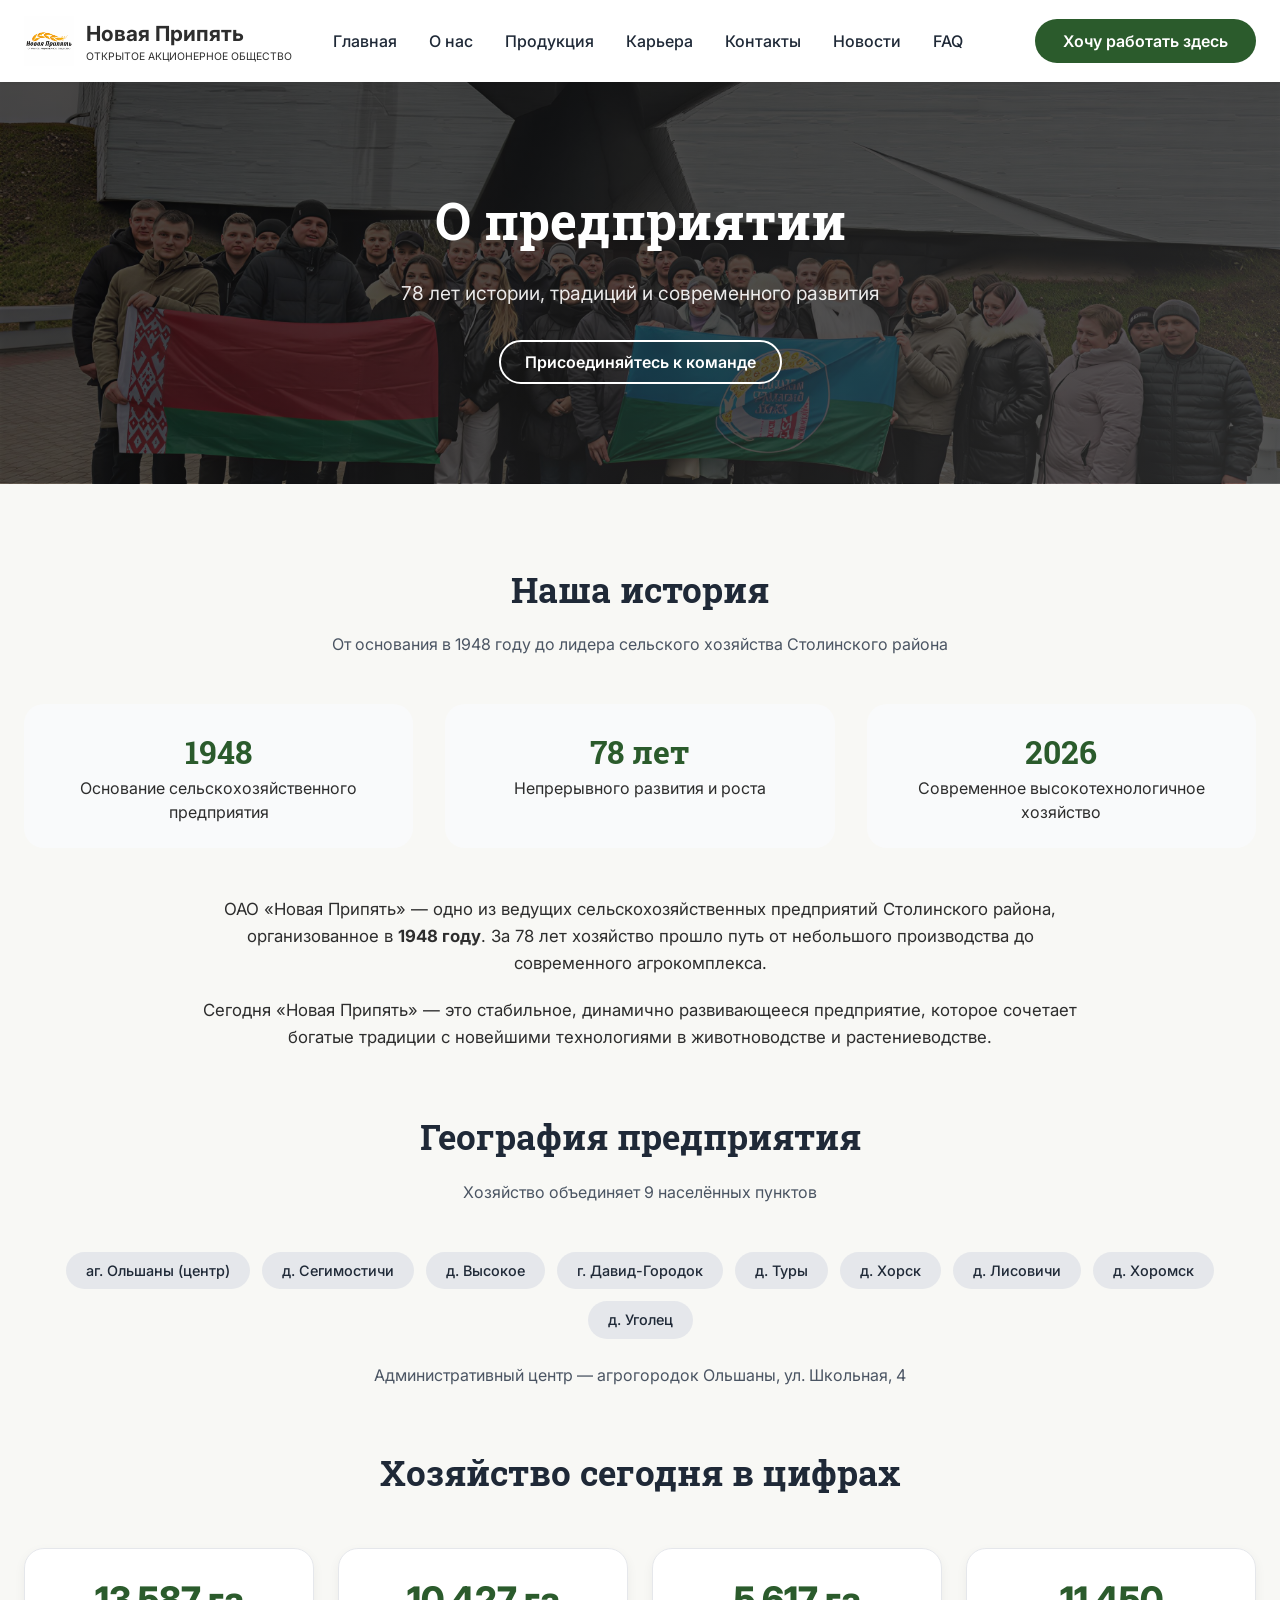
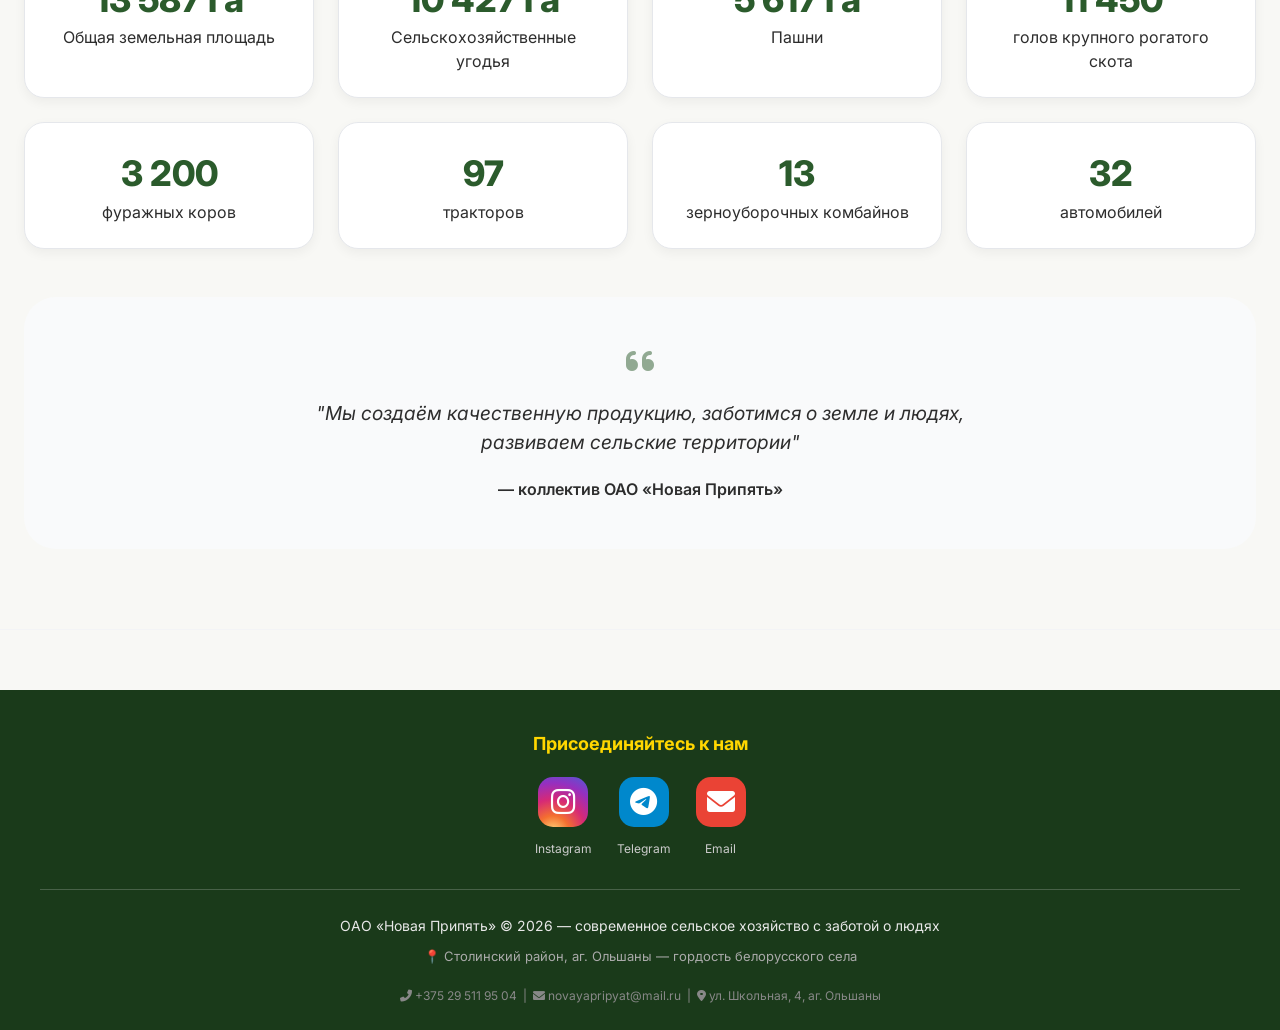
<file: about.html>
<!DOCTYPE html>
<html lang="ru">
<head>
    <meta charset="UTF-8">
    <meta name="viewport" content="width=device-width, initial-scale=1.0">
    <title>О предприятии — ОАО "Новая Припять"</title>
    <link rel="stylesheet" href="https://cdnjs.cloudflare.com/ajax/libs/font-awesome/6.0.0-beta3/css/all.min.css">
    <link href="https://fonts.googleapis.com/css2?family=Inter:opsz,wght@14..32,300;14..32,400;14..32,500;14..32,600;14..32,700&family=Roboto+Slab:wght@400;500;600;700&display=swap" rel="stylesheet">
    <link rel="stylesheet" href="style.css">

</head>
<body>

<header class="header">
    <div class="container">
        <div class="nav">
            <div class="logo" style="display: flex; align-items: center; gap: 12px;">
    <img src="images/logo.png" alt="ОАО Новая Припять" style="height: 50px; width: auto;">
    <div>
        <h1 style="font-size: 1.3rem;">Новая Припять</h1>
        <p style="font-size: 0.65rem;">ОТКРЫТОЕ АКЦИОНЕРНОЕ ОБЩЕСТВО</p>
    </div>
</div>
            <ul class="nav-links">
                <li><a href="index.html">Главная</a></li>
                <li><a href="about.html">О нас</a></li>
                <li><a href="products.html">Продукция</a></li>
                <li><a href="career.html">Карьера</a></li>
                <li><a href="contacts.html">Контакты</a></li>
                <li><a href="news.html">Новости</a></li>
                <li><a href="faq.html">FAQ</a><li>
            </ul>
            <a href="career.html" class="btn-primary">Хочу работать здесь</a>
        </div>
    </div>
</header>

<main>
    <!-- Герой страницы -->
    <section class="hero" style="background: linear-gradient(135deg, rgba(0, 0, 0, 0.7), rgba(48, 48, 48, 0.8)), url('images/onas.jpg'); background-size: cover; background-position: center 50%;">
    <div class="hero-bg-animation"></div>
    <div class="container">
        <div class="hero-content fade-up">
            <h1>О предприятии</h1>
            <p>78 лет истории, традиций и современного развития</p>
            <a href="career.html" class="btn-outline" style="border-color:white; color:white;">Присоединяйтесь к команде</a>
        </div>
    </div>
</section>

    <section class="section">
        <div class="container">
            <!-- История -->
            <div class="fade-up">
                <h2 class="section-title">Наша история</h2>
                <p class="section-subtitle">От основания в 1948 году до лидера сельского хозяйства Столинского района</p>
            </div>

            <div class="history-timeline fade-up">
                <div class="timeline-item">
                    <div class="timeline-year">1948</div>
                    <p>Основание сельскохозяйственного предприятия</p>
                </div>
                <div class="timeline-item">
                    <div class="timeline-year">78 лет</div>
                    <p>Непрерывного развития и роста</p>
                </div>
                <div class="timeline-item">
                    <div class="timeline-year">2026</div>
                    <p>Современное высокотехнологичное хозяйство</p>
                </div>
            </div>

            <!-- Текст об истории -->
            <div class="fade-up" style="max-width: 900px; margin: 0 auto; text-align: center; font-size: 1.05rem; line-height: 1.6;">
                <p>ОАО «Новая Припять» — одно из ведущих сельскохозяйственных предприятий Столинского района, организованное в <strong>1948 году</strong>. За 78 лет хозяйство прошло путь от небольшого производства до современного агрокомплекса.</p>
                <p style="margin-top: 20px;">Сегодня «Новая Припять» — это стабильное, динамично развивающееся предприятие, которое сочетает богатые традиции с новейшими технологиями в животноводстве и растениеводстве.</p>
            </div>

            <!-- География: 9 населённых пунктов -->
            <div class="fade-up" style="margin-top: 60px;">
                <h2 class="section-title">География предприятия</h2>
                <p class="section-subtitle">Хозяйство объединяет 9 населённых пунктов</p>
                <div class="village-list">
                    <span class="village-tag">аг. Ольшаны (центр)</span>
                    <span class="village-tag">д. Сегимостичи</span>
                    <span class="village-tag">д. Высокое</span>
                    <span class="village-tag">г. Давид-Городок</span>
                    <span class="village-tag">д. Туры</span>
                    <span class="village-tag">д. Хорск</span>
                    <span class="village-tag">д. Лисовичи</span>
                    <span class="village-tag">д. Хоромск</span>
                    <span class="village-tag">д. Уголец</span>
                </div>
                <p style="text-align: center; margin-top: 20px; color: #4b5563;">Административный центр — агрогородок Ольшаны, ул. Школьная, 4</p>
            </div>

            <!-- Подробная статистика -->
            <div class="fade-up" style="margin-top: 60px;">
                <h2 class="section-title">Хозяйство сегодня в цифрах</h2>
                <div class="stats-detail">
                    <div class="stat-detail-card">
                        <div class="stat-detail-number">13 587 га</div>
                        <p>Общая земельная площадь</p>
                    </div>
                    <div class="stat-detail-card">
                        <div class="stat-detail-number">10 427 га</div>
                        <p>Сельскохозяйственные угодья</p>
                    </div>
                    <div class="stat-detail-card">
                        <div class="stat-detail-number">5 617 га</div>
                        <p>Пашни</p>
                    </div>
                    <div class="stat-detail-card">
                        <div class="stat-detail-number">11 450</div>
                        <p>голов крупного рогатого скота</p>
                    </div>
                    <div class="stat-detail-card">
                        <div class="stat-detail-number">3 200</div>
                        <p>фуражных коров</p>
                    </div>
                    <div class="stat-detail-card">
                        <div class="stat-detail-number">97</div>
                        <p>тракторов</p>
                    </div>
                    <div class="stat-detail-card">
                        <div class="stat-detail-number">13</div>
                        <p>зерноуборочных комбайнов</p>
                    </div>
                    <div class="stat-detail-card">
                        <div class="stat-detail-number">32</div>
                        <p>автомобилей</p>
                    </div>
                </div>
            </div>

            <!-- Миссия и ценности -->
            <div class="fade-up" style="background: #f9fafb; border-radius: 32px; padding: 48px; margin-top: 48px; text-align: center;">
                <i class="fas fa-quote-left" style="font-size: 2rem; color: #2b5b2c; opacity: 0.5;"></i>
                <p style="font-size: 1.2rem; font-style: italic; max-width: 700px; margin: 20px auto;">"Мы создаём качественную продукцию, заботимся о земле и людях, развиваем сельские территории"</p>
                <p style="margin-top: 16px; font-weight: 600;">— коллектив ОАО «Новая Припять»</p>
            </div>
        </div>
    </section>
</main>


<!-- ПОДВАЛ САЙТА (ФУТЕР) -->
<footer style="background: #1a3a1a; color: #e8e8e8; padding: 40px 20px 25px; margin-top: 60px;">
    <div style="max-width: 1200px; margin: 0 auto;">
        
        <!-- Верхняя часть футера с иконками соцсетей -->
        <div style="text-align: center; margin-bottom: 30px;">
            <h4 style="color: #FFD700; margin-bottom: 20px; font-size: 18px;">Присоединяйтесь к нам</h4>
            <div style="display: flex; justify-content: center; gap: 25px; flex-wrap: wrap;">
                
                <!-- Instagram -->
                <a href="https://www.instagram.com/oao_novaya_pripyat/?hl=ru" target="_blank" style="text-decoration: none; transition: transform 0.2s;" onmouseover="this.style.transform='scale(1.1)'" onmouseout="this.style.transform='scale(1)'">
                    <div style="background: radial-gradient(circle at 30% 110%, #ffdb7e, #f46f30, #d62976, #962fbf, #4f5bd5); width: 50px; height: 50px; border-radius: 15px; display: flex; align-items: center; justify-content: center; margin: 0 auto 8px;">
                        <i class="fab fa-instagram" style="font-size: 28px; color: white;"></i>
                    </div>
                    <span style="font-size: 12px; color: #ccc;">Instagram</span>
                </a>
                
                <!-- Telegram -->
                <a href="https://t.me/fgjluer" target="_blank" style="text-decoration: none; transition: transform 0.2s;" onmouseover="this.style.transform='scale(1.1)'" onmouseout="this.style.transform='scale(1)'">
                    <div style="background: #0088cc; width: 50px; height: 50px; border-radius: 15px; display: flex; align-items: center; justify-content: center; margin: 0 auto 8px;">
                        <i class="fab fa-telegram-plane" style="font-size: 28px; color: white;"></i>
                    </div>
                    <span style="font-size: 12px; color: #ccc;">Telegram</span>
                </a>
                
                <!-- Email -->
                <a href="mailto:novayapripyat@mail.ru" target="_blank" style="text-decoration: none; transition: transform 0.2s;" onmouseover="this.style.transform='scale(1.1)'" onmouseout="this.style.transform='scale(1)'">
                    <div style="background: #ea4335; width: 50px; height: 50px; border-radius: 15px; display: flex; align-items: center; justify-content: center; margin: 0 auto 8px;">
                        <i class="fas fa-envelope" style="font-size: 28px; color: white;"></i>
                    </div>
                    <span style="font-size: 12px; color: #ccc;">Email</span>
                </a>
            </div>
        </div>
        
        <!-- Разделительная линия -->
        <div style="height: 1px; background: rgba(255,255,255,0.2); margin: 25px 0;"></div>
        
        <!-- Нижняя часть футера с текстом -->
        <div style="text-align: center;">
            <div style="font-size: 14px; line-height: 1.6;">
                ОАО «Новая Припять» © 2026 — современное сельское хозяйство с заботой о людях
            </div>
            <div style="font-size: 13px; color: #aaa; margin-top: 10px;">
                📍 Столинский район, аг. Ольшаны — гордость белорусского села
            </div>
            <div style="font-size: 12px; color: #888; margin-top: 20px;">
                <i class="fas fa-phone-alt"></i> +375 29 511 95 04 &nbsp;|&nbsp;
                <i class="fas fa-envelope"></i> novayapripyat@mail.ru &nbsp;|&nbsp;
                <i class="fas fa-map-marker-alt"></i> ул. Школьная, 4, аг. Ольшаны
            </div>
        </div>
        
    </div>
</footer>

<script src="main.js"></script>
</body>
</html>
</file>
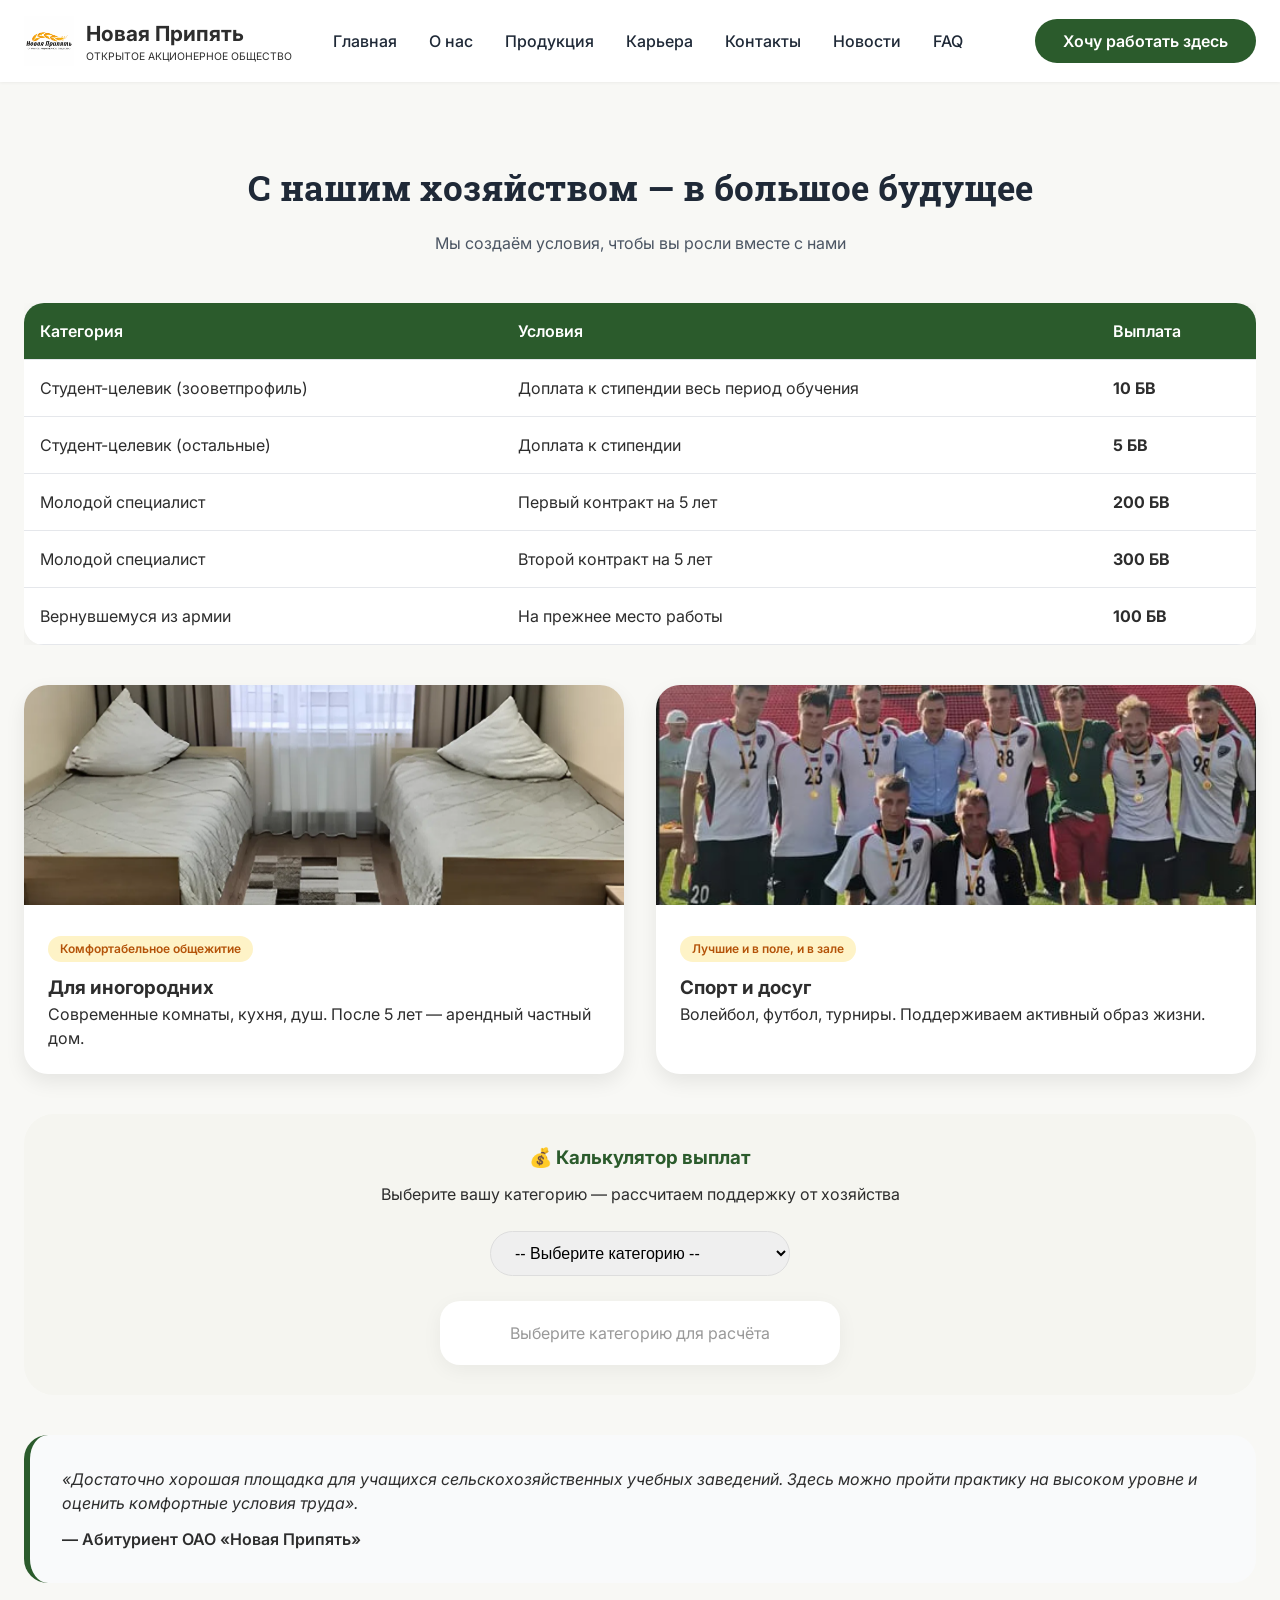
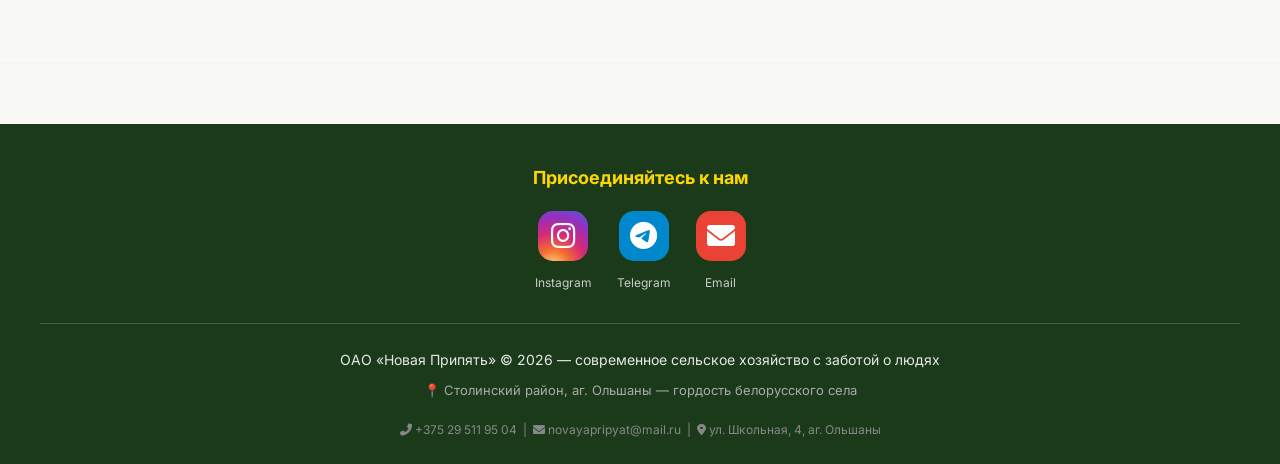
<file: career.html>
<!DOCTYPE html>
<html lang="ru">
<head>
    <meta charset="UTF-8">
    <meta name="viewport" content="width=device-width, initial-scale=1.0">
    <title>Карьера в ОАО "Новая Припять"</title>
    <link rel="stylesheet" href="https://cdnjs.cloudflare.com/ajax/libs/font-awesome/6.0.0-beta3/css/all.min.css">
    <link href="https://fonts.googleapis.com/css2?family=Inter:opsz,wght@14..32,300;14..32,400;14..32,500;14..32,600;14..32,700&family=Roboto+Slab:wght@400;500;600;700&display=swap" rel="stylesheet">
    <link rel="stylesheet" href="style.css">
</head>
<body>

<header class="header">
    <div class="container">
        <div class="nav">
            <div class="logo" style="display: flex; align-items: center; gap: 12px;">
    <img src="images/logo.png" alt="ОАО Новая Припять" style="height: 50px; width: auto;">
    <div>
        <h1 style="font-size: 1.3rem;">Новая Припять</h1>
        <p style="font-size: 0.65rem;">ОТКРЫТОЕ АКЦИОНЕРНОЕ ОБЩЕСТВО</p>
    </div>
</div>
            <ul class="nav-links">
                <li><a href="index.html">Главная</a></li>
                <li><a href="about.html">О нас</a></li>
                <li><a href="products.html">Продукция</a></li>
                <li><a href="career.html">Карьера</a></li>
                <li><a href="contacts.html">Контакты</a></li>
                <li><a href="news.html">Новости</a></li>
                <li><a href="faq.html">FAQ</a><li>
            </ul>
            <a href="career.html" class="btn-primary">Хочу работать здесь</a>
        </div>
    </div>
</header>

<main>
    <section class="section">
        <div class="container">
            <h1 class="section-title fade-up">С нашим хозяйством — в большое будущее</h1>
            <p class="section-subtitle fade-up">Мы создаём условия, чтобы вы росли вместе с нами</p>

            <!-- ТАБЛИЦА ВЫПЛАТ -->
            <div class="table-wrapper fade-up">
                <table class="bonus-table">
                    <thead>
                        <tr><th>Категория</th><th>Условия</th><th>Выплата</th></tr>
                    </thead>
                    <tbody>
                        <tr><td>Студент-целевик (зооветпрофиль)</td><td>Доплата к стипендии весь период обучения</td><td><strong>10 БВ</strong></td></tr>
                        <tr><td>Студент-целевик (остальные)</td><td>Доплата к стипендии</td><td><strong>5 БВ</strong></td></tr>
                        <tr><td>Молодой специалист</td><td>Первый контракт на 5 лет</td><td><strong>200 БВ</strong></td></tr>
                        <tr><td>Молодой специалист</td><td>Второй контракт на 5 лет</td><td><strong>300 БВ</strong></td></tr>
                        <tr><td>Вернувшемуся из армии</td><td>На прежнее место работы</td><td><strong>100 БВ</strong></td></tr>
                    </tbody>
                </table>
            </div>

            <!-- ФОТО ОБЩЕЖИТИЯ И СПОРТЗАЛА -->
            <div class="career-grid fade-up">
                <div class="career-card">
                    <img src="images/dorm.png" alt="Общежитие">
                    <div class="career-card-content">
                        <div class="badge">Комфортабельное общежитие</div>
                        <h3>Для иногородних</h3>
                        <p>Современные комнаты, кухня, душ. После 5 лет — арендный частный дом.</p>
                    </div>
                </div>
                <div class="career-card">
                    <img src="images/sport.jpg" alt="Спортзал">
                    <div class="career-card-content">
                        <div class="badge">Лучшие и в поле, и в зале</div>
                        <h3>Спорт и досуг</h3>
                        <p>Волейбол, футбол, турниры. Поддерживаем активный образ жизни.</p>
                    </div>
                </div>
            </div>

            <!-- КАЛЬКУЛЯТОР ВЫПЛАТ -->
<div class="calculator-card" style="background: #f5f5f0; border-radius: 30px; padding: 30px; margin: 40px 0; text-align: center;">
    <h3 style="color: #2b5b2c; margin-bottom: 10px;">💰 Калькулятор выплат</h3>
    <p style="margin-bottom: 25px;">Выберите вашу категорию — рассчитаем поддержку от хозяйства</p>
    
    <select id="calcCategory" style="padding: 12px 20px; border-radius: 50px; border: 1px solid #ddd; width: 100%; max-width: 300px; margin-bottom: 25px; font-size: 16px;">
        <option value="0">-- Выберите категорию --</option>
        <option value="student_agro">Студент-целевик (зоовет/агроном)</option>
        <option value="student_other">Студент-целевик (другие специальности)</option>
        <option value="specialist_first">Молодой специалист (1-й контракт, 5 лет)</option>
        <option value="specialist_second">Молодой специалист (2-й контракт, 5 лет)</option>
        <option value="army">Вернувшийся из армии на прежнее место</option>
    </select>
    
    <div id="calcResult" style="background: white; border-radius: 20px; padding: 20px; max-width: 400px; margin: 0 auto; box-shadow: 0 5px 20px rgba(0,0,0,0.05);">
        <p style="color: #999;">Выберите категорию для расчёта</p>
    </div>
</div>

<script>
const calcData = {
    student_agro: { bonus: '10 БВ (~450 BYN)', housing: 'Общежитие на время учёбы', extra: '➕ Ежемесячная доплата к стипендии' },
    student_other: { bonus: '5 БВ (~220 BYN)', housing: 'Общежитие на время учёбы', extra: '➕ Ежемесячная доплата к стипендии' },
    specialist_first: { bonus: '200 БВ (~9000 BYN)', housing: 'Комфортабельное общежитие', extra: '➕ Подъёмные при заключении контракта' },
    specialist_second: { bonus: '300 БВ (~13500 BYN)', housing: 'Арендный частный дом', extra: '➕ Повышенные подъёмные' },
    army: { bonus: '100 БВ (~4500 BYN)', housing: 'Сохранение жилья', extra: '➕ Единовременная выплата' }
};

document.getElementById('calcCategory').addEventListener('change', function() {
    const val = this.value;
    if (val === '0') {
        document.getElementById('calcResult').innerHTML = '<p style="color: #999;">Выберите категорию для расчёта</p>';
        return;
    }
    const data = calcData[val];
    document.getElementById('calcResult').innerHTML = `
        <div style="font-size: 28px; font-weight: bold; color: #2b5b2c;">${data.bonus}</div>
        <div style="margin: 10px 0;"><strong>🏠 Жильё:</strong> ${data.housing}</div>
        <div>${data.extra}</div>
        <div style="margin-top: 15px; font-size: 12px; color: #666;">* БВ = базовая величина (на сегодня ~45 BYN)</div>
    `;
});
</script>

            <!-- ОТЗЫВ -->
            <div class="fade-up" style="background: #f9fafb; border-radius: 24px; padding: 32px; margin-top: 32px; border-left: 6px solid #2b5b2c;">
                <p style="font-style: italic;">«Достаточно хорошая площадка для учащихся сельскохозяйственных учебных заведений. Здесь можно пройти практику на высоком уровне и оценить комфортные условия труда».</p>
                <p style="margin-top: 12px; font-weight: 600;">— Абитуриент ОАО «Новая Припять»</p>
            </div>
        </div>
    </section>
</main>


<!-- ПОДВАЛ САЙТА (ФУТЕР) -->
<footer style="background: #1a3a1a; color: #e8e8e8; padding: 40px 20px 25px; margin-top: 60px;">
    <div style="max-width: 1200px; margin: 0 auto;">
        
        <!-- Верхняя часть футера с иконками соцсетей -->
        <div style="text-align: center; margin-bottom: 30px;">
            <h4 style="color: #FFD700; margin-bottom: 20px; font-size: 18px;">Присоединяйтесь к нам</h4>
            <div style="display: flex; justify-content: center; gap: 25px; flex-wrap: wrap;">
                
                <!-- Instagram -->
                <a href="https://www.instagram.com/oao_novaya_pripyat/?hl=ru" target="_blank" style="text-decoration: none; transition: transform 0.2s;" onmouseover="this.style.transform='scale(1.1)'" onmouseout="this.style.transform='scale(1)'">
                    <div style="background: radial-gradient(circle at 30% 110%, #ffdb7e, #f46f30, #d62976, #962fbf, #4f5bd5); width: 50px; height: 50px; border-radius: 15px; display: flex; align-items: center; justify-content: center; margin: 0 auto 8px;">
                        <i class="fab fa-instagram" style="font-size: 28px; color: white;"></i>
                    </div>
                    <span style="font-size: 12px; color: #ccc;">Instagram</span>
                </a>
                
                <!-- Telegram -->
                <a href="https://t.me/fgjluer" target="_blank" style="text-decoration: none; transition: transform 0.2s;" onmouseover="this.style.transform='scale(1.1)'" onmouseout="this.style.transform='scale(1)'">
                    <div style="background: #0088cc; width: 50px; height: 50px; border-radius: 15px; display: flex; align-items: center; justify-content: center; margin: 0 auto 8px;">
                        <i class="fab fa-telegram-plane" style="font-size: 28px; color: white;"></i>
                    </div>
                    <span style="font-size: 12px; color: #ccc;">Telegram</span>
                </a>
                
                <!-- Email -->
                <a href="mailto:novayapripyat@mail.ru" target="_blank" style="text-decoration: none; transition: transform 0.2s;" onmouseover="this.style.transform='scale(1.1)'" onmouseout="this.style.transform='scale(1)'">
                    <div style="background: #ea4335; width: 50px; height: 50px; border-radius: 15px; display: flex; align-items: center; justify-content: center; margin: 0 auto 8px;">
                        <i class="fas fa-envelope" style="font-size: 28px; color: white;"></i>
                    </div>
                    <span style="font-size: 12px; color: #ccc;">Email</span>
                </a>
            </div>
        </div>
        
        <!-- Разделительная линия -->
        <div style="height: 1px; background: rgba(255,255,255,0.2); margin: 25px 0;"></div>
        
        <!-- Нижняя часть футера с текстом -->
        <div style="text-align: center;">
            <div style="font-size: 14px; line-height: 1.6;">
                ОАО «Новая Припять» © 2026 — современное сельское хозяйство с заботой о людях
            </div>
            <div style="font-size: 13px; color: #aaa; margin-top: 10px;">
                📍 Столинский район, аг. Ольшаны — гордость белорусского села
            </div>
            <div style="font-size: 12px; color: #888; margin-top: 20px;">
                <i class="fas fa-phone-alt"></i> +375 29 511 95 04 &nbsp;|&nbsp;
                <i class="fas fa-envelope"></i> novayapripyat@mail.ru &nbsp;|&nbsp;
                <i class="fas fa-map-marker-alt"></i> ул. Школьная, 4, аг. Ольшаны
            </div>
        </div>
        
    </div>
</footer>

<script src="main.js"></script>
</body>
</html>
</file>
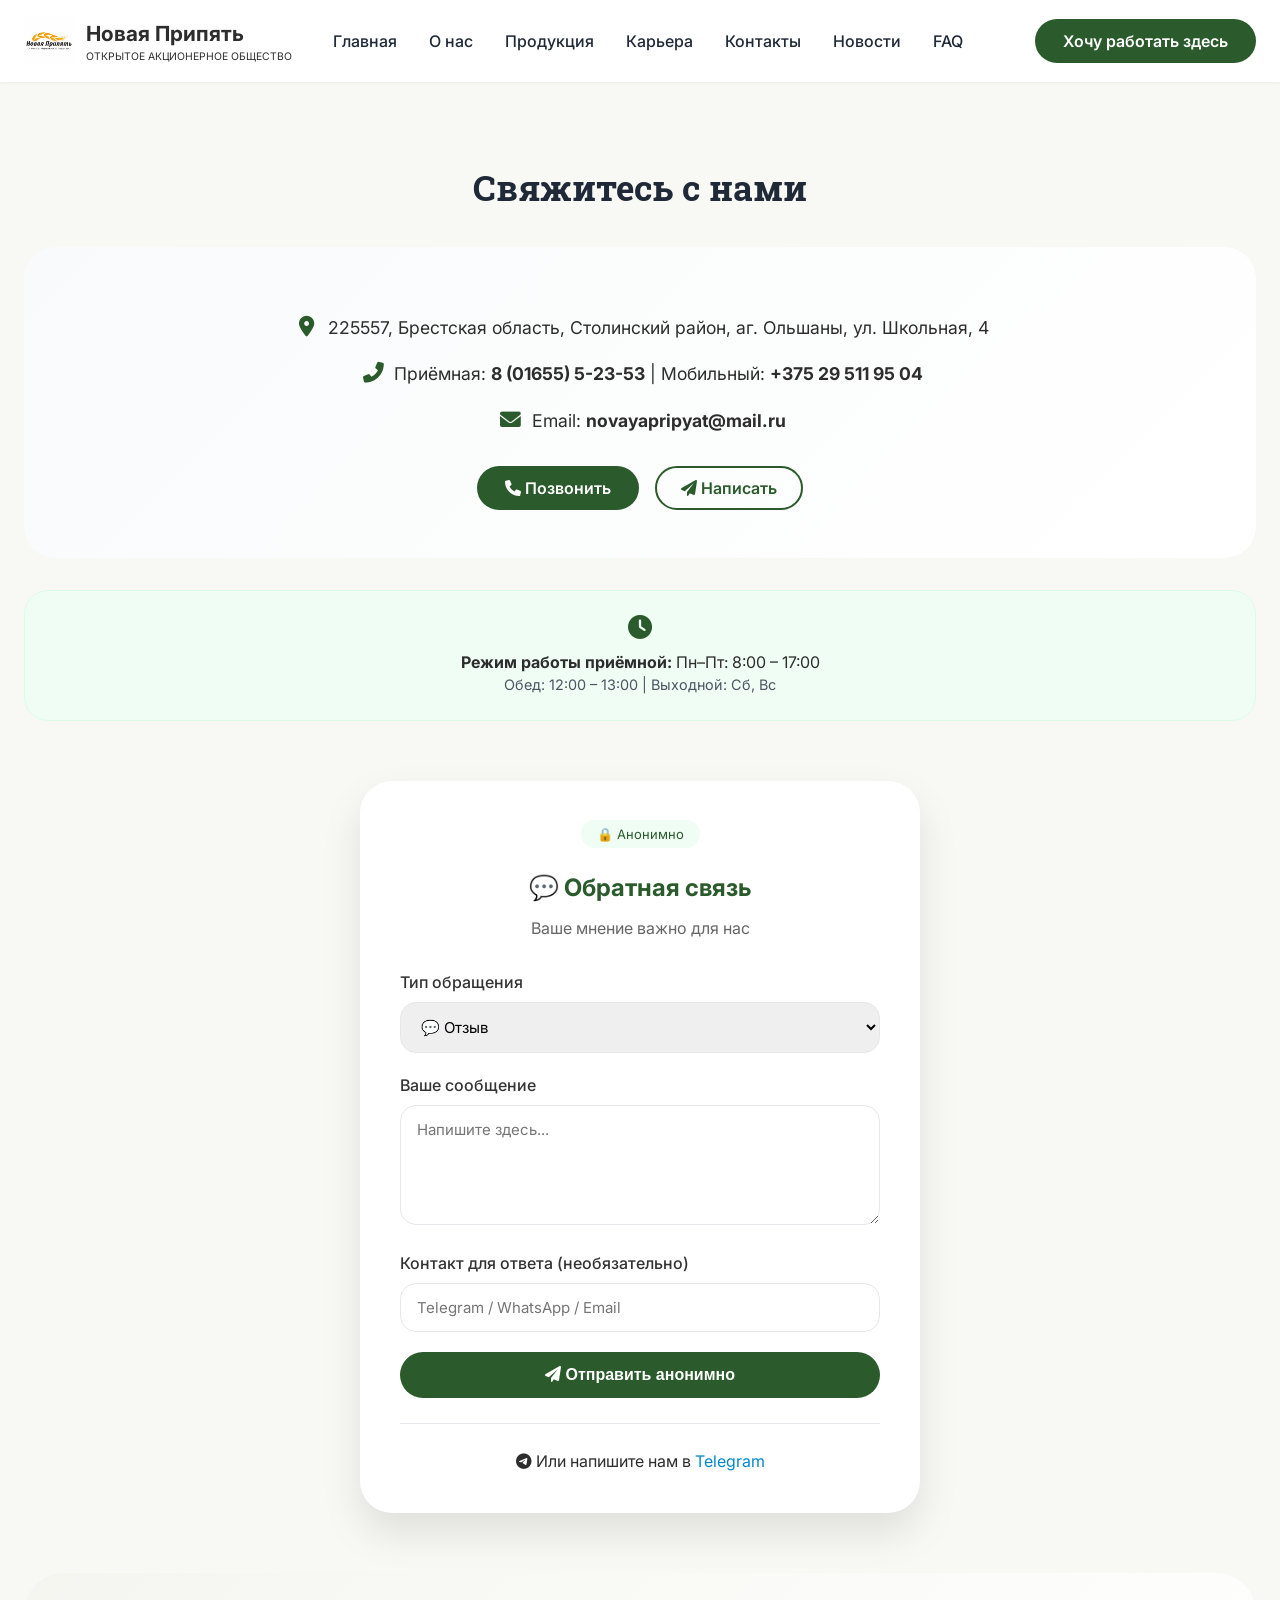
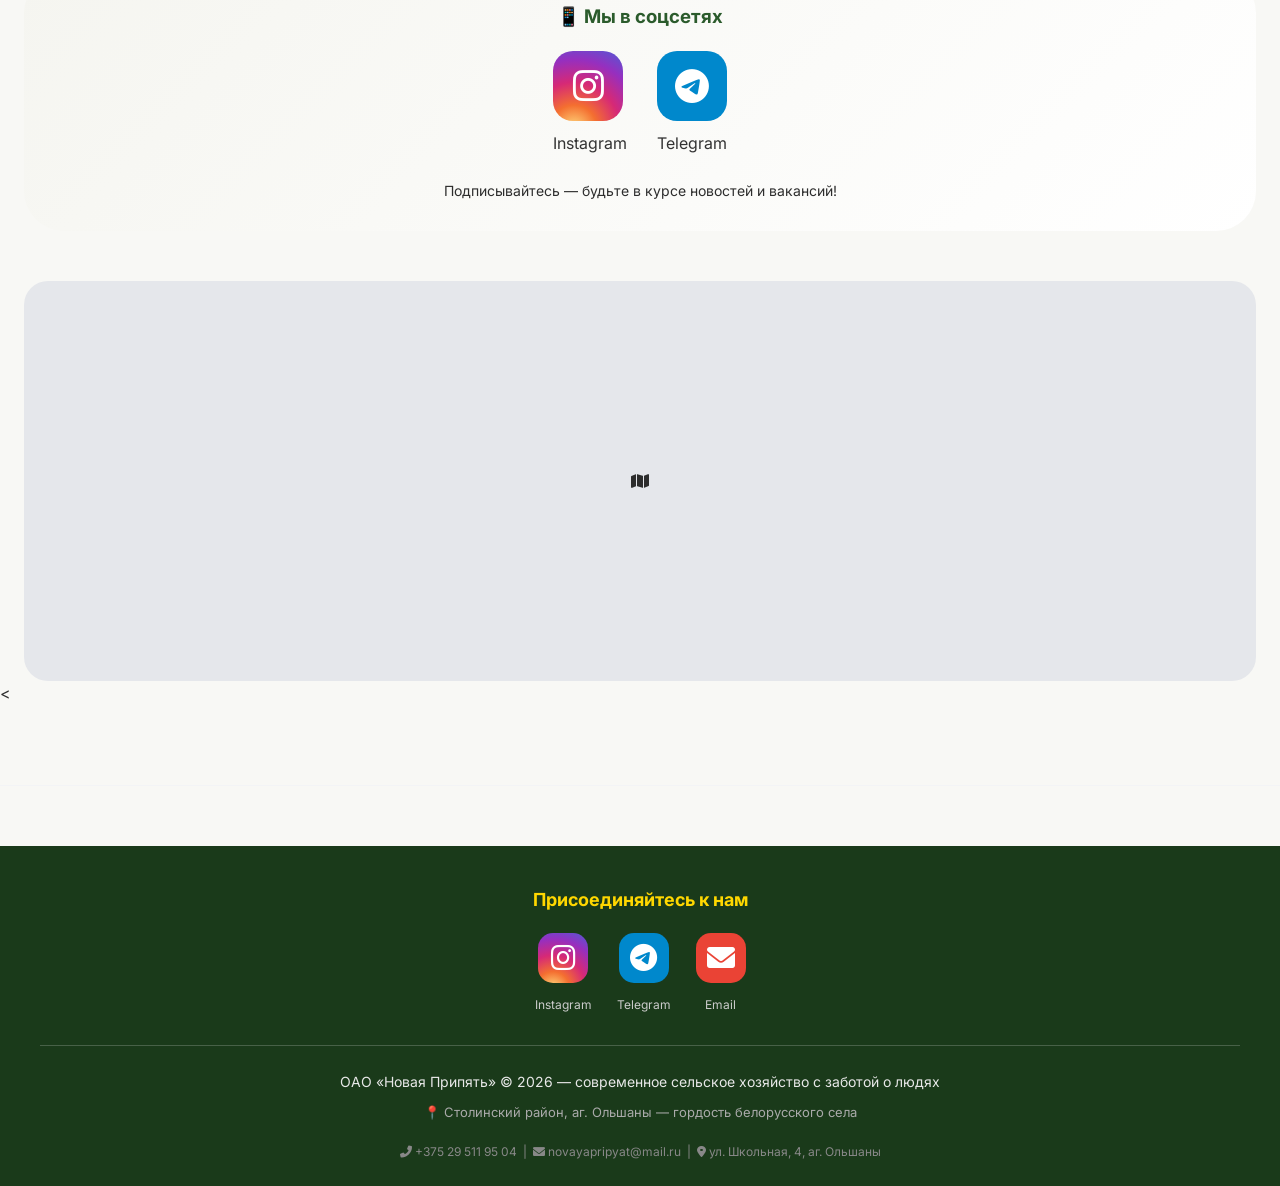
<file: contacts.html>
<!DOCTYPE html>
<html lang="ru">
<head>
    <meta charset="UTF-8">
    <meta name="viewport" content="width=device-width, initial-scale=1.0">
    <title>Контакты ОАО "Новая Припять"</title>
    <link rel="stylesheet" href="https://cdnjs.cloudflare.com/ajax/libs/font-awesome/6.0.0-beta3/css/all.min.css">
    <link href="https://fonts.googleapis.com/css2?family=Inter:opsz,wght@14..32,300;14..32,400;14..32,500;14..32,600;14..32,700&family=Roboto+Slab:wght@400;500;600;700&display=swap" rel="stylesheet">
    <link rel="stylesheet" href="style.css">
</head>
<body>

<header class="header">
    <div class="container">
        <div class="nav">
            <div class="logo" style="display: flex; align-items: center; gap: 12px;">
    <img src="images/logo.png" alt="ОАО Новая Припять" style="height: 50px; width: auto;">
    <div>
        <h1 style="font-size: 1.3rem;">Новая Припять</h1>
        <p style="font-size: 0.65rem;">ОТКРЫТОЕ АКЦИОНЕРНОЕ ОБЩЕСТВО</p>
    </div>
</div>
            <ul class="nav-links">
                <li><a href="index.html">Главная</a></li>
                <li><a href="about.html">О нас</a></li>
                <li><a href="products.html">Продукция</a></li>
                <li><a href="career.html">Карьера</a></li>
                <li><a href="contacts.html">Контакты</a></li>
                <li><a href="news.html">Новости</a></li>
                <li><a href="faq.html">FAQ</a><li>
            </ul>
            <a href="career.html" class="btn-primary">Хочу работать здесь</a>
        </div>
    </div>
</header>

<main>
    <section class="section">
        <div class="container">
            <h1 class="section-title fade-up">Свяжитесь с нами</h1>
            <div class="contact-info fade-up">
                <div class="contact-row"><i class="fas fa-map-marker-alt"></i> 225557, Брестская область, Столинский район, аг. Ольшаны, ул. Школьная, 4</div>
                <div class="contact-row"><i class="fas fa-phone-alt"></i> Приёмная: <strong>8 (01655) 5-23-53</strong> | Мобильный: <strong>+375 29 511 95 04</strong></div>
                <div class="contact-row"><i class="fas fa-envelope"></i> Email: <strong>novayapripyat@mail.ru</strong></div>
                <div style="margin-top: 32px;">
                    <a href="tel:+375295119504" class="btn-primary"><i class="fas fa-phone"></i> Позвонить</a>
                    <a href="mailto:novayapripyat@mail.ru" class="btn-outline" style="margin-left: 12px;"><i class="fas fa-paper-plane"></i> Написать</a>
                </div>
            </div>
            <div class="fade-up" style="background: #f0fdf4; border-radius: 24px; padding: 24px; margin-top: 32px; text-align: center; border: 1px solid #dcfce7;">
                <i class="fas fa-clock" style="color: #2b5b2c; font-size: 1.5rem;"></i>
                <p style="margin-top: 8px;"><strong>Режим работы приёмной:</strong> Пн–Пт: 8:00 – 17:00</p>
                <p style="font-size: 0.9rem; color: #4b5563;">Обед: 12:00 – 13:00 | Выходной: Сб, Вс</p>
            </div>

<!-- ФОРМА ОБРАТНОЙ СВЯЗИ -->
<div class="feedback-page">
    <div class="feedback-card">
        <div class="anon-badge">
            <span>🔒 Анонимно</span>
        </div>
        <h1>💬 Обратная связь</h1>
        <p>Ваше мнение важно для нас</p>
        
        <form id="feedbackForm">
            <div class="form-group">
                <label>Тип обращения</label>
                <select id="type" required>
                    <option value="feedback">💬 Отзыв</option>
                    <option value="question">❓ Вопрос</option>
                    <option value="complaint">⚠️ Жалоба</option>
                    <option value="idea">💡 Предложение</option>
                </select>
            </div>
            
            <div class="form-group">
                <label>Ваше сообщение</label>
                <textarea id="message" placeholder="Напишите здесь..." required></textarea>
            </div>
            
            <div class="form-group">
                <label>Контакт для ответа (необязательно)</label>
                <input type="text" id="contact" placeholder="Telegram / WhatsApp / Email">
            </div>
            
            <button type="submit" class="submit-btn" id="submitBtn">
                <i class="fas fa-paper-plane"></i> Отправить анонимно
            </button>
            
            <div id="status" class="status"></div>
        </form>
        
        <div class="telegram-link">
            <i class="fab fa-telegram"></i> Или напишите нам в 
            <a href="https://t.me/NovayaPripyatFeedbackBot" target="_blank">Telegram</a>
        </div>
    </div>
</div>


<script>
// ⚠️ ВСТАВЬТЕ ВАШ ТОКЕН ОТ БОТА (созданного через @BotFather)
const BOT_TOKEN = '7898484739:AAEcX-Ryg5Rs76NortgKZ3bM8-wg_A5ebCQ';
const CHAT_ID = '-5292510094';

document.getElementById('feedbackForm').addEventListener('submit', async (e) => {
    e.preventDefault();
    
    const type = document.getElementById('type').value;
    const message = document.getElementById('message').value.trim();
    const contact = document.getElementById('contact').value.trim();
    const statusDiv = document.getElementById('status');
    const submitBtn = document.getElementById('submitBtn');
    
    if (!message) {
        statusDiv.className = 'status error';
        statusDiv.innerHTML = '❌ Пожалуйста, напишите сообщение';
        return;
    }
    
    const typeNames = {
        feedback: '💬 Отзыв',
        question: '❓ Вопрос',
        complaint: '⚠️ Жалоба',
        idea: '💡 Предложение'
    };
    
    let text = `📨 <b>НОВОЕ ОБРАЩЕНИЕ</b>\n`;
    text += `━━━━━━━━━━━━━━━━\n`;
    text += `${typeNames[type]}\n`;
    text += `━━━━━━━━━━━━━━━━\n`;
    text += `📝 <b>Сообщение:</b>\n${message}\n`;
    if (contact) {
        text += `━━━━━━━━━━━━━━━━\n`;
        text += `📞 <b>Контакт:</b> ${contact}\n`;
    }
    text += `━━━━━━━━━━━━━━━━\n`;
    text += `🕐 ${new Date().toLocaleString('ru-RU')}\n`;
    text += `🔒 <i>Анонимно</i>`;
    
    submitBtn.disabled = true;
    submitBtn.innerHTML = 'Отправка...';
    
    const url = `https://api.telegram.org/bot${BOT_TOKEN}/sendMessage`;
    const params = new URLSearchParams();
    params.append('chat_id', CHAT_ID);
    params.append('text', text);
    params.append('parse_mode', 'HTML');
    
    try {
        const response = await fetch(url, { method: 'POST', body: params });
        const data = await response.json();
        
        if (data.ok) {
            statusDiv.className = 'status success';
            statusDiv.innerHTML = '✅ Спасибо! Ваше сообщение отправлено.';
            document.getElementById('message').value = '';
            document.getElementById('contact').value = '';
        } else {
            statusDiv.className = 'status error';
            statusDiv.innerHTML = '❌ Ошибка отправки. Попробуйте позже.';
        }
    } catch (error) {
        statusDiv.className = 'status error';
        statusDiv.innerHTML = '❌ Ошибка соединения.';
    } finally {
        submitBtn.disabled = false;
        submitBtn.innerHTML = '<i class="fas fa-paper-plane"></i> Отправить анонимно';
    }
});
</script>

</body>

<!-- СОЦСЕТИ -->
<div style="text-align: center; margin: 50px 0; padding: 30px; background: linear-gradient(135deg, #f5f5f0, #fff); border-radius: 40px;">
    <h3 style="color: #2b5b2c; margin-bottom: 20px;">📱 Мы в соцсетях</h3>
    <div style="display: flex; justify-content: center; gap: 30px; flex-wrap: wrap;">
        <a href="https://www.instagram.com/oao_novaya_pripyat/?hl=ru" target="_blank" style="text-decoration: none; text-align: center;">
            <div style="width: 70px; height: 70px; background: radial-gradient(circle at 30% 110%, #ffdb7e, #f46f30, #d62976, #962fbf, #4f5bd5); border-radius: 20px; display: flex; align-items: center; justify-content: center; margin-bottom: 10px;">
                <i class="fab fa-instagram" style="font-size: 35px; color: white;"></i>
            </div>
            <span style="color: #333;">Instagram</span>
        </a>
        
        <a href="https://t.me/fgjluer" target="_blank" style="text-decoration: none; text-align: center;">
            <div style="width: 70px; height: 70px; background: #0088cc; border-radius: 20px; display: flex; align-items: center; justify-content: center; margin-bottom: 10px;">
                <i class="fab fa-telegram-plane" style="font-size: 35px; color: white;"></i>
            </div>
            <span style="color: #333;">Telegram</span>
        </a>
        
    </div>
    <p style="margin-top: 25px; font-size: 14px;">Подписывайтесь — будьте в курсе новостей и вакансий!</p>
</div>



            <!-- Карта -->
            <div class="fade-up" style="margin-top: 40px; border-radius: 24px; overflow: hidden; height: 400px; background: #e5e7eb; display: flex; align-items: center; justify-content: center;">
                <p><i class="fas fa-map"></i> <script type="text/javascript" charset="utf-8" async src="https://api-maps.yandex.ru/services/constructor/1.0/js/?um=constructor%3Ab251bdfd1ac29b286b02ddd912d0e2fe7f493a655dc691cb415254639e60bcde&amp;width=1232&amp;height=500&amp;lang=ru_RU&amp;scroll=true"></script></p>
            </div>
        </div>
        <
        </div>
    </section>
</main>

<!-- ПОДВАЛ САЙТА (ФУТЕР) -->
<footer style="background: #1a3a1a; color: #e8e8e8; padding: 40px 20px 25px; margin-top: 60px;">
    <div style="max-width: 1200px; margin: 0 auto;">
        
        <!-- Верхняя часть футера с иконками соцсетей -->
        <div style="text-align: center; margin-bottom: 30px;">
            <h4 style="color: #FFD700; margin-bottom: 20px; font-size: 18px;">Присоединяйтесь к нам</h4>
            <div style="display: flex; justify-content: center; gap: 25px; flex-wrap: wrap;">
                
                <!-- Instagram -->
                <a href="https://www.instagram.com/oao_novaya_pripyat/?hl=ru" target="_blank" style="text-decoration: none; transition: transform 0.2s;" onmouseover="this.style.transform='scale(1.1)'" onmouseout="this.style.transform='scale(1)'">
                    <div style="background: radial-gradient(circle at 30% 110%, #ffdb7e, #f46f30, #d62976, #962fbf, #4f5bd5); width: 50px; height: 50px; border-radius: 15px; display: flex; align-items: center; justify-content: center; margin: 0 auto 8px;">
                        <i class="fab fa-instagram" style="font-size: 28px; color: white;"></i>
                    </div>
                    <span style="font-size: 12px; color: #ccc;">Instagram</span>
                </a>
                
                <!-- Telegram -->
                <a href="https://t.me/fgjluer" target="_blank" style="text-decoration: none; transition: transform 0.2s;" onmouseover="this.style.transform='scale(1.1)'" onmouseout="this.style.transform='scale(1)'">
                    <div style="background: #0088cc; width: 50px; height: 50px; border-radius: 15px; display: flex; align-items: center; justify-content: center; margin: 0 auto 8px;">
                        <i class="fab fa-telegram-plane" style="font-size: 28px; color: white;"></i>
                    </div>
                    <span style="font-size: 12px; color: #ccc;">Telegram</span>
                </a>
                
                
                <!-- Email -->
                <a href="mailto:novayapripyat@mail.ru" target="_blank" style="text-decoration: none; transition: transform 0.2s;" onmouseover="this.style.transform='scale(1.1)'" onmouseout="this.style.transform='scale(1)'">
                    <div style="background: #ea4335; width: 50px; height: 50px; border-radius: 15px; display: flex; align-items: center; justify-content: center; margin: 0 auto 8px;">
                        <i class="fas fa-envelope" style="font-size: 28px; color: white;"></i>
                    </div>
                    <span style="font-size: 12px; color: #ccc;">Email</span>
                </a>
            </div>
        </div>
        
        <!-- Разделительная линия -->
        <div style="height: 1px; background: rgba(255,255,255,0.2); margin: 25px 0;"></div>
        
        <!-- Нижняя часть футера с текстом -->
        <div style="text-align: center;">
            <div style="font-size: 14px; line-height: 1.6;">
                ОАО «Новая Припять» © 2026 — современное сельское хозяйство с заботой о людях
            </div>
            <div style="font-size: 13px; color: #aaa; margin-top: 10px;">
                📍 Столинский район, аг. Ольшаны — гордость белорусского села
            </div>
            <div style="font-size: 12px; color: #888; margin-top: 20px;">
                <i class="fas fa-phone-alt"></i> +375 29 511 95 04 &nbsp;|&nbsp;
                <i class="fas fa-envelope"></i> novayapripyat@mail.ru &nbsp;|&nbsp;
                <i class="fas fa-map-marker-alt"></i> ул. Школьная, 4, аг. Ольшаны
            </div>
        </div>
        
    </div>
</footer>

<script src="main.js"></script>


</body>

</html>
</file>
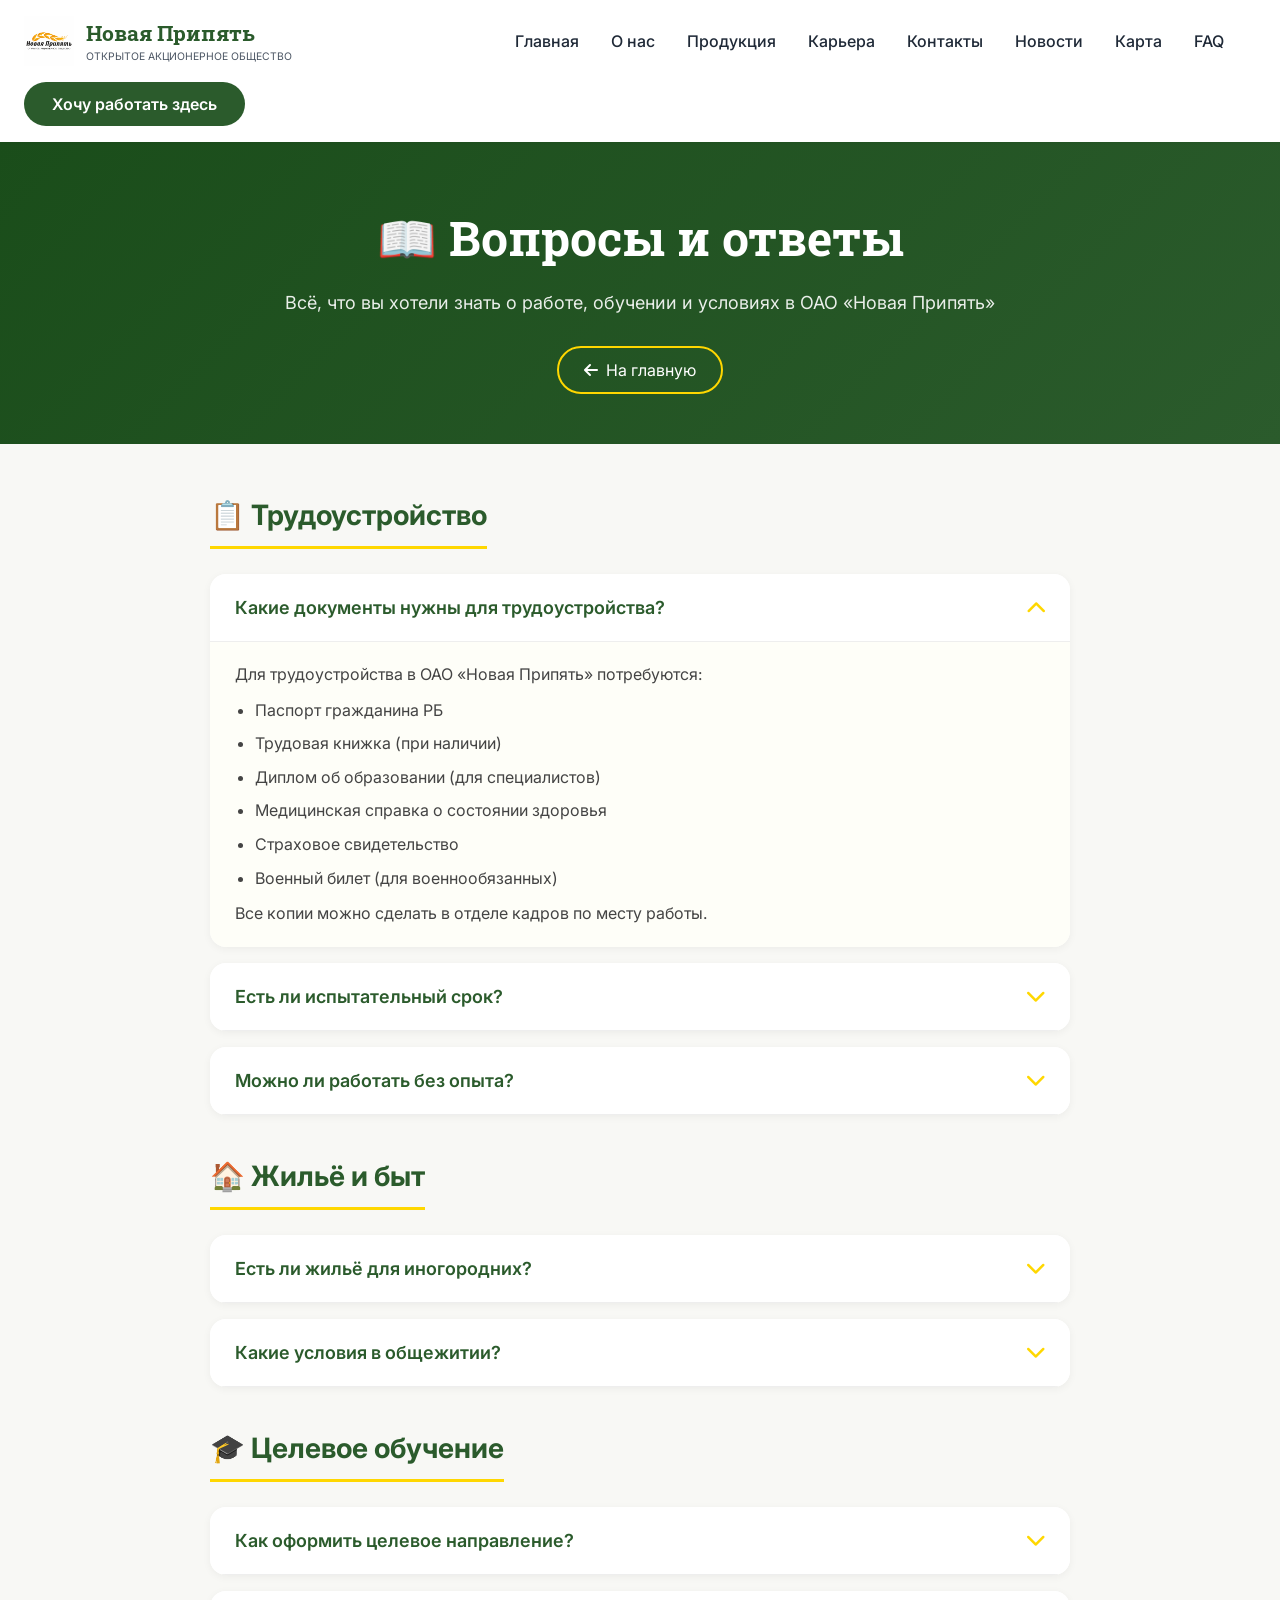
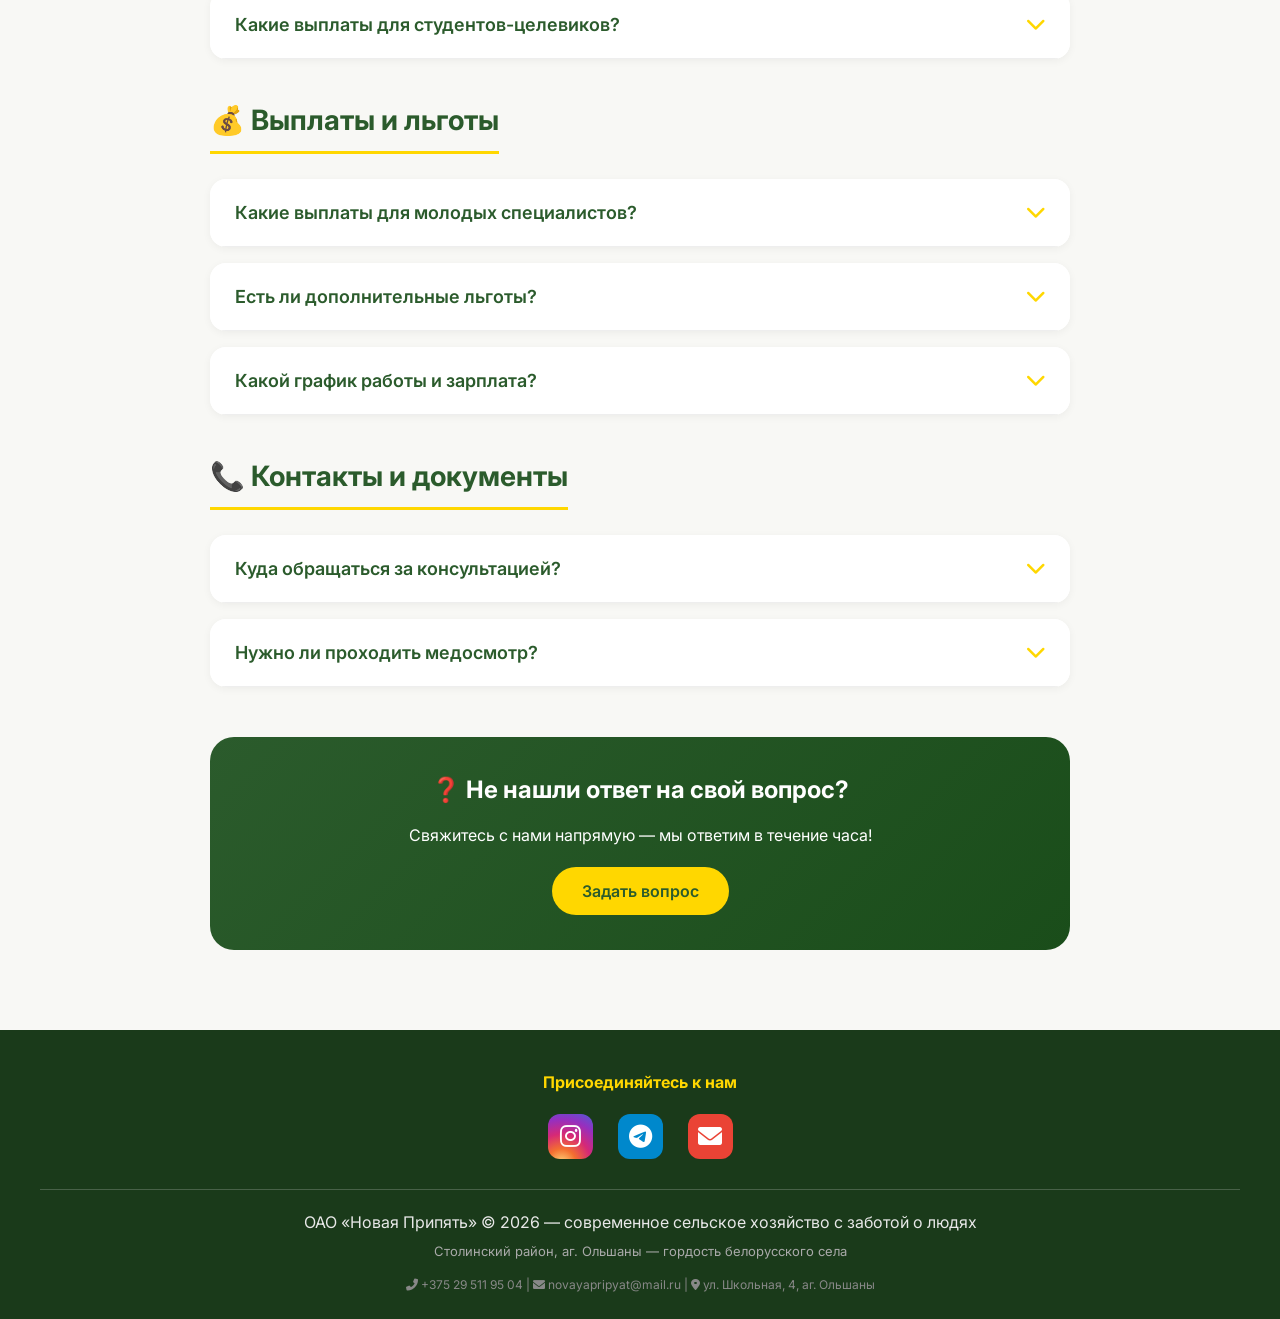
<file: faq.html>
<!DOCTYPE html>
<html lang="ru">
<head>
    <meta charset="UTF-8">
    <meta name="viewport" content="width=device-width, initial-scale=1.0">
    <title>Вопросы и ответы — ОАО "Новая Припять"</title>
    <link rel="stylesheet" href="https://cdnjs.cloudflare.com/ajax/libs/font-awesome/6.0.0-beta3/css/all.min.css">
    <link href="https://fonts.googleapis.com/css2?family=Inter:opsz,wght@14..32,300;14..32,400;14..32,500;14..32,600;14..32,700&family=Roboto+Slab:wght@400;500;600;700&display=swap" rel="stylesheet">
    <link rel="stylesheet" href="style.css">
</head>
<body>

<header class="header">
    <div class="container">
        <div class="nav">
            <div class="logo">
                <img src="images/logo.png" alt="Логотип">
                <div class="logo-text">
                    <h2>Новая Припять</h2>
                    <p>ОТКРЫТОЕ АКЦИОНЕРНОЕ ОБЩЕСТВО</p>
                </div>
            </div>
            <ul class="nav-links">
                <li><a href="index.html">Главная</a></li>
                <li><a href="about.html">О нас</a></li>
                <li><a href="products.html">Продукция</a></li>
                <li><a href="career.html">Карьера</a></li>
                <li><a href="contacts.html">Контакты</a></li>
                <li><a href="news.html">Новости</a></li>
                <li><a href="map.html">Карта</a></li>
                <li><a href="faq.html">FAQ</a><li>
            </ul>
            <a href="career.html" class="btn-primary">Хочу работать здесь</a>
        </div>
    </div>
</header>

<!-- ЗАГОЛОВОК СТРАНИЦЫ -->
<div class="faq-page-header">
    <h1>📖 Вопросы и ответы</h1>
    <p>Всё, что вы хотели знать о работе, обучении и условиях в ОАО «Новая Припять»</p>
    <a href="index.html" class="back-home">
        <i class="fas fa-arrow-left"></i> На главную
    </a>
</div>

<!-- ОСНОВНОЙ БЛОК FAQ -->
<div class="faq-container">
    
    <!-- КАТЕГОРИЯ: ТРУДОУСТРОЙСТВО -->
    <div class="faq-category">
        <h2>📋 Трудоустройство</h2>
        
        <div class="faq-item">
            <div class="faq-question">
                Какие документы нужны для трудоустройства?
                <i class="fas fa-chevron-down"></i>
            </div>
            <div class="faq-answer">
                <p>Для трудоустройства в ОАО «Новая Припять» потребуются:</p>
                <ul>
                    <li>Паспорт гражданина РБ</li>
                    <li>Трудовая книжка (при наличии)</li>
                    <li>Диплом об образовании (для специалистов)</li>
                    <li>Медицинская справка о состоянии здоровья</li>
                    <li>Страховое свидетельство</li>
                    <li>Военный билет (для военнообязанных)</li>
                </ul>
                <p>Все копии можно сделать в отделе кадров по месту работы.</p>
            </div>
        </div>
        
        <div class="faq-item">
            <div class="faq-question">
                Есть ли испытательный срок?
                <i class="fas fa-chevron-down"></i>
            </div>
            <div class="faq-answer">
                <p>Да, для большинства должностей предусмотрен испытательный срок от 1 до 3 месяцев. В этот период вы знакомитесь с обязанностями, а мы оцениваем ваши навыки. Заработная плата выплачивается в полном объёме.</p>
            </div>
        </div>
        
        <div class="faq-item">
            <div class="faq-question">
                Можно ли работать без опыта?
                <i class="fas fa-chevron-down"></i>
            </div>
            <div class="faq-answer">
                <p>Конечно! Мы активно нанимаем молодых специалистов и готовы обучать. Для вас предусмотрены:</p>
                <ul>
                    <li>Наставничество опытных сотрудников</li>
                    <li>Курсы повышения квалификации за счёт хозяйства</li>
                    <li>Стажировки на производстве</li>
                </ul>
            </div>
        </div>
    </div>
    
    <!-- КАТЕГОРИЯ: ЖИЛЬЁ И БЫТ -->
    <div class="faq-category">
        <h2>🏠 Жильё и быт</h2>
        
        <div class="faq-item">
            <div class="faq-question">
                Есть ли жильё для иногородних?
                <i class="fas fa-chevron-down"></i>
            </div>
            <div class="faq-answer">
                <p>Да, для иногородних сотрудников мы предоставляем:</p>
                <ul>
                    <li><strong>Общежитие</strong> — комфортабельные комнаты, кухня, душ, стиральные машины</li>
                    <li><strong>Арендное жильё</strong> — частные дома для семейных пар (с правом выкупа)</li>
                    <li><strong>Съёмное жильё</strong> — помощь в поиске квартир в аг. Ольшаны</li>
                </ul>
                <p>Все варианты — с частичной компенсацией расходов от хозяйства.</p>
            </div>
        </div>
        
        <div class="faq-item">
            <div class="faq-question">
                Какие условия в общежитии?
                <i class="fas fa-chevron-down"></i>
            </div>
            <div class="faq-answer">
                <p>Наше общежитие — это:</p>
                <ul>
                    <li>🚿 Душ и туалет на блок (2-3 комнаты)</li>
                    <li>🍳 Общая кухня с плитами и холодильниками</li>
                    <li>📶 Бесплатный Wi-Fi</li>
                    <li>🧺 Стиральные машины в свободном доступе</li>
                    <li>🏋️ Рядом спортзал и комната отдыха</li>
                </ul>
                <p>Плата за общежитие — символическая (около 20 BYN/мес).</p>
            </div>
        </div>
    </div>
    
    <!-- КАТЕГОРИЯ: ЦЕЛЕВОЕ ОБУЧЕНИЕ -->
    <div class="faq-category">
        <h2>🎓 Целевое обучение</h2>
        
        <div class="faq-item">
            <div class="faq-question">
                Как оформить целевое направление?
                <i class="fas fa-chevron-down"></i>
            </div>
            <div class="faq-answer">
                <p>Процесс оформления целевого направления:</p>
                <ol>
                    <li>Подать заявление в отдел кадров (можно онлайн)</li>
                    <li>Заключить договор о целевой подготовке</li>
                    <li>Поступить в вуз/колледж по целевому направлению</li>
                    <li>Получать ежемесячную доплату к стипендии</li>
                    <li>После обучения — гарантированное трудоустройство</li>
                </ol>
                <p>Контакты отдела кадров: <strong>+375 29 511 95 04</strong></p>
            </div>
        </div>
        
        <div class="faq-item">
            <div class="faq-question">
                Какие выплаты для студентов-целевиков?
                <i class="fas fa-chevron-down"></i>
            </div>
            <div class="faq-answer">
                <p>Выплаты зависят от специальности:</p>
                <ul>
                    <li><strong>Зооветеринарные и агрономические специальности</strong> — доплата 10 базовых величин (~450 BYN) ежемесячно</li>
                    <li><strong>Другие специальности</strong> — доплата 5 базовых величин (~220 BYN) ежемесячно</li>
                </ul>
                <p>Также оплачивается проезд к месту практики и предоставляется общежитие.</p>
            </div>
        </div>
    </div>
    
    <!-- КАТЕГОРИЯ: ВЫПЛАТЫ И ЛЬГОТЫ -->
    <div class="faq-category">
        <h2>💰 Выплаты и льготы</h2>
        
        <div class="faq-item">
            <div class="faq-question">
                Какие выплаты для молодых специалистов?
                <i class="fas fa-chevron-down"></i>
            </div>
            <div class="faq-answer">
                <p>Молодые специалисты получают:</p>
                <ul>
                    <li><strong>При первом контракте (5 лет)</strong> — подъёмные 200 базовых величин (~8000 BYN)</li>
                    <li><strong>При втором контракте (ещё 5 лет)</strong> — подъёмные 300 базовых величин (~12000 BYN)</li>
                    <li><strong>Вернувшимся из армии</strong> — единовременная выплата 100 базовых величин (~4000 BYN)</li>
                </ul>
                <p>Все выплаты — без налога!</p>
            </div>
        </div>
        
        <div class="faq-item">
            <div class="faq-question">
                Есть ли дополнительные льготы?
                <i class="fas fa-chevron-down"></i>
            </div>
            <div class="faq-answer">
                <p>Да, для сотрудников действуют:</p>
                <ul>
                    <li>🏥 Добровольное медицинское страхование</li>
                    <li>🍽️ Частичная компенсация питания в столовой</li>
                    <li>🚌 Служебный транспорт до работы</li>
                    <li>🌱 Материальная помощь к отпуску</li>
                    <li>👶 Помощь молодым семьям при рождении детей</li>
                </ul>
            </div>
        </div>
        
        <div class="faq-item">
            <div class="faq-question">
                Какой график работы и зарплата?
                <i class="fas fa-chevron-down"></i>
            </div>
            <div class="faq-answer">
                <p><strong>График работы:</strong> 5-дневная рабочая неделя, с 8:00 до 17:00 (гибкий график для некоторых специальностей).</p>
                <p><strong>Зарплата:</strong></p>
                <ul>
                    <li>Средняя зарплата по хозяйству — <strong>1500-2000 BYN</strong></li>
                    <li>Механизаторы, доярки, водители — до <strong>2500 BYN</strong></li>
                    <li>Специалисты (агрономы, ветврачи, инженеры) — <strong>1800-2200 BYN</strong></li>
                </ul>
                <p>Ежеквартальные премии + 13-я зарплата по итогам года.</p>
            </div>
        </div>
    </div>
    
    <!-- КАТЕГОРИЯ: КОНТАКТЫ -->
    <div class="faq-category">
        <h2>📞 Контакты и документы</h2>
        
        <div class="faq-item">
            <div class="faq-question">
                Куда обращаться за консультацией?
                <i class="fas fa-chevron-down"></i>
            </div>
            <div class="faq-answer">
                <p><strong>Отдел кадров:</strong></p>
                <ul>
                    <li>📞 Телефон: <strong>+375 29 511 95 04</strong></li>
                    <li>📧 Email: <strong>novayapripyat@mail.ru</strong></li>
                    <li>📍 Адрес: аг. Ольшаны, ул. Школьная, 4</li>
                    <li>🕒 Часы работы: пн-пт, 8:00–17:00</li>
                </ul>
            </div>
        </div>
        
        <div class="faq-item">
            <div class="faq-question">
                Нужно ли проходить медосмотр?
                <i class="fas fa-chevron-down"></i>
            </div>
            <div class="faq-answer">
                <p>Да, для работы в сельском хозяйстве обязателен предварительный и периодический медосмотр. Расходы на медосмотр компенсирует работодатель.</p>
            </div>
        </div>
    </div>
    
    <!-- БЛОК ОБРАТНОЙ СВЯЗИ -->
    <div class="contact-block">
        <h3>❓ Не нашли ответ на свой вопрос?</h3>
        <p>Свяжитесь с нами напрямую — мы ответим в течение часа!</p>
        <a href="contacts.html" class="btn-contact">Задать вопрос</a>
    </div>
</div>

<!-- ПОДВАЛ (такой же как на всех страницах) -->
<footer style="background: #1a3a1a; color: #e8e8e8; padding: 40px 20px 25px; margin-top: 0;">
    <div style="max-width: 1200px; margin: 0 auto;">
        <div style="text-align: center; margin-bottom: 30px;">
            <h4 style="color: #FFD700; margin-bottom: 20px;">Присоединяйтесь к нам</h4>
            <div style="display: flex; justify-content: center; gap: 25px; flex-wrap: wrap;">
                <a href="https://www.instagram.com/oao_novaya_pripyat" target="_blank" style="text-decoration: none;">
                    <div style="background: radial-gradient(circle at 30% 110%, #ffdb7e, #f46f30, #d62976, #962fbf, #4f5bd5); width: 45px; height: 45px; border-radius: 12px; display: flex; align-items: center; justify-content: center;">
                        <i class="fab fa-instagram" style="font-size: 24px; color: white;"></i>
                    </div>
                </a>
                <a href="https://t.me/+375295119504" target="_blank" style="text-decoration: none;">
                    <div style="background: #0088cc; width: 45px; height: 45px; border-radius: 12px; display: flex; align-items: center; justify-content: center;">
                        <i class="fab fa-telegram-plane" style="font-size: 24px; color: white;"></i>
                    </div>
                </a>
            
                </a>
                <a href="mailto:novayapripyat@mail.ru" style="text-decoration: none;">
                    <div style="background: #ea4335; width: 45px; height: 45px; border-radius: 12px; display: flex; align-items: center; justify-content: center;">
                        <i class="fas fa-envelope" style="font-size: 24px; color: white;"></i>
                    </div>
                </a>
            </div>
        </div>
        <div style="height: 1px; background: rgba(255,255,255,0.2); margin: 20px 0;"></div>
        <div style="text-align: center;">
            <div>ОАО «Новая Припять» © 2026 — современное сельское хозяйство с заботой о людях</div>
            <div style="font-size: 13px; color: #aaa; margin-top: 8px;">Столинский район, аг. Ольшаны — гордость белорусского села</div>
            <div style="font-size: 12px; color: #888; margin-top: 15px;">
                <i class="fas fa-phone-alt"></i> +375 29 511 95 04 | 
                <i class="fas fa-envelope"></i> novayapripyat@mail.ru | 
                <i class="fas fa-map-marker-alt"></i> ул. Школьная, 4, аг. Ольшаны
            </div>
        </div>
    </div>
</footer>

<!-- СКРИПТ ДЛЯ РАСКРЫТИЯ ОТВЕТОВ -->
<script>
    document.querySelectorAll('.faq-question').forEach(question => {
        question.addEventListener('click', () => {
            const answer = question.nextElementSibling;
            const isActive = question.classList.contains('active');
            
            // Закрываем все остальные
            document.querySelectorAll('.faq-question').forEach(q => {
                q.classList.remove('active');
                q.nextElementSibling.classList.remove('show');
            });
            
            // Открываем текущий, если он был закрыт
            if (!isActive) {
                question.classList.add('active');
                answer.classList.add('show');
            }
        });
    });
    
    // Открываем первый вопрос по умолчанию
    if (document.querySelector('.faq-question')) {
        document.querySelector('.faq-question').click();
    }
</script>

</body>
</html>
</file>
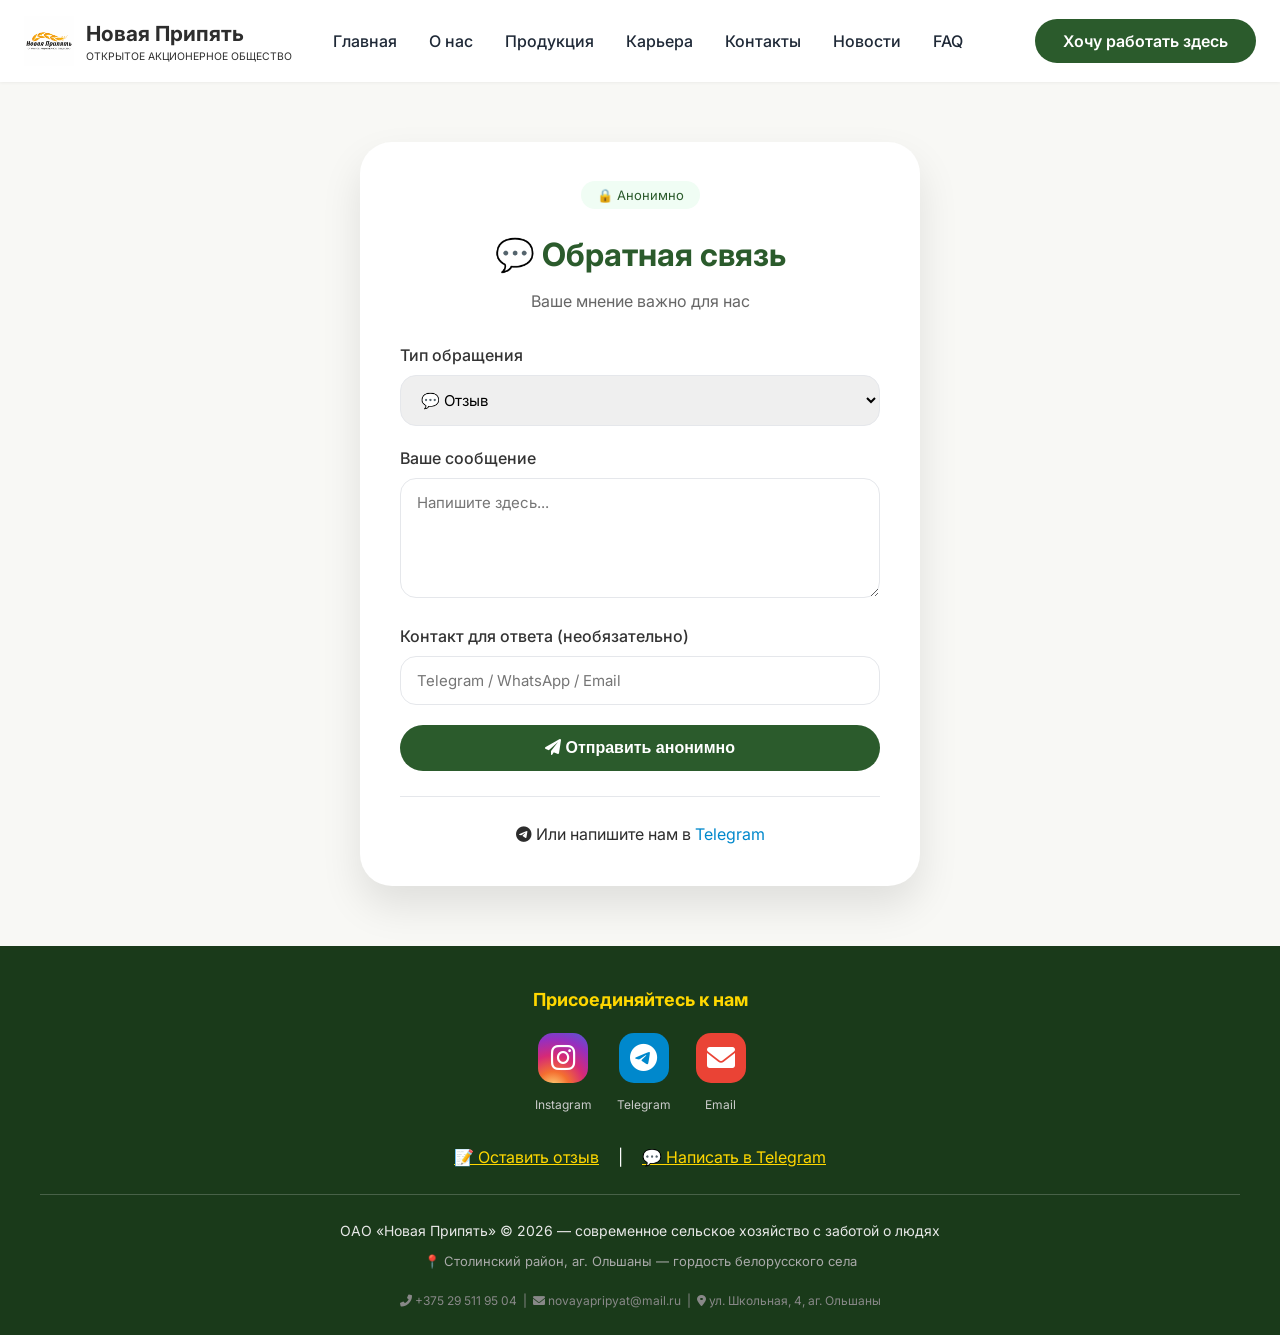
<file: feedback.html>
<!DOCTYPE html>
<html lang="ru">
<head>
    <meta charset="UTF-8">
    <meta name="viewport" content="width=device-width, initial-scale=1.0">
    <title>Обратная связь — ОАО "Новая Припять"</title>
    <link href="https://fonts.googleapis.com/css2?family=Inter:wght@400;500;600;700&display=swap" rel="stylesheet">
    <link rel="stylesheet" href="https://cdnjs.cloudflare.com/ajax/libs/font-awesome/6.0.0-beta3/css/all.min.css">
    <link rel="stylesheet" href="style.css">
    <style>
        .feedback-page {
            max-width: 600px;
            margin: 60px auto;
            padding: 0 20px;
        }
        .feedback-card {
            background: white;
            border-radius: 32px;
            padding: 40px;
            box-shadow: 0 20px 40px rgba(0,0,0,0.1);
        }
        .feedback-card h1 {
            color: #2b5b2c;
            text-align: center;
            margin-bottom: 10px;
        }
        .feedback-card p {
            text-align: center;
            color: #666;
            margin-bottom: 30px;
        }
        .anon-badge {
            text-align: center;
            margin-bottom: 25px;
        }
        .anon-badge span {
            background: #f0fdf4;
            padding: 6px 16px;
            border-radius: 50px;
            font-size: 13px;
            color: #2b5b2c;
        }
        .form-group {
            margin-bottom: 20px;
        }
        .form-group label {
            display: block;
            margin-bottom: 8px;
            font-weight: 500;
            color: #333;
        }
        .form-group input, 
        .form-group select, 
        .form-group textarea {
            width: 100%;
            padding: 14px 16px;
            border: 1px solid #e5e7eb;
            border-radius: 16px;
            font-family: 'Inter', sans-serif;
            font-size: 15px;
        }
        .form-group textarea {
            min-height: 120px;
            resize: vertical;
        }
        .submit-btn {
            width: 100%;
            background: #2b5b2c;
            color: white;
            border: none;
            padding: 14px;
            border-radius: 60px;
            font-size: 16px;
            font-weight: 600;
            cursor: pointer;
            transition: all 0.2s;
        }
        .submit-btn:hover {
            background: #1a4d1a;
        }
        .status {
            margin-top: 20px;
            padding: 12px;
            border-radius: 12px;
            text-align: center;
            display: none;
        }
        .status.success {
            display: block;
            background: #d1fae5;
            color: #065f46;
        }
        .status.error {
            display: block;
            background: #fee2e2;
            color: #991b1b;
        }
        .telegram-link {
            text-align: center;
            margin-top: 25px;
            padding-top: 25px;
            border-top: 1px solid #e5e7eb;
        }
        .telegram-link a {
            color: #0088cc;
            text-decoration: none;
        }
    </style>
</head>
<body>

<header class="header">
    <div class="container">
        <div class="nav">
            <div class="logo" style="display: flex; align-items: center; gap: 12px;">
    <img src="images/logo.png" alt="ОАО Новая Припять" style="height: 50px; width: auto;">
    <div>
        <h1 style="font-size: 1.3rem;">Новая Припять</h1>
        <p style="font-size: 0.65rem;">ОТКРЫТОЕ АКЦИОНЕРНОЕ ОБЩЕСТВО</p>
    </div>
</div>
            <ul class="nav-links">
                <li><a href="index.html">Главная</a></li>
                <li><a href="about.html">О нас</a></li>
                <li><a href="products.html">Продукция</a></li>
                <li><a href="career.html">Карьера</a></li>
                <li><a href="contacts.html">Контакты</a></li>
                <li><a href="news.html">Новости</a></li>
                <li><a href="faq.html">FAQ</a><li>
            </ul>
            <a href="career.html" class="btn-primary">Хочу работать здесь</a>
        </div>
    </div>
</header>

<!-- ФОРМА ОБРАТНОЙ СВЯЗИ -->
<div class="feedback-page">
    <div class="feedback-card">
        <div class="anon-badge">
            <span>🔒 Анонимно</span>
        </div>
        <h1>💬 Обратная связь</h1>
        <p>Ваше мнение важно для нас</p>
        
        <form id="feedbackForm">
            <div class="form-group">
                <label>Тип обращения</label>
                <select id="type" required>
                    <option value="feedback">💬 Отзыв</option>
                    <option value="question">❓ Вопрос</option>
                    <option value="complaint">⚠️ Жалоба</option>
                    <option value="idea">💡 Предложение</option>
                </select>
            </div>
            
            <div class="form-group">
                <label>Ваше сообщение</label>
                <textarea id="message" placeholder="Напишите здесь..." required></textarea>
            </div>
            
            <div class="form-group">
                <label>Контакт для ответа (необязательно)</label>
                <input type="text" id="contact" placeholder="Telegram / WhatsApp / Email">
            </div>
            
            <button type="submit" class="submit-btn" id="submitBtn">
                <i class="fas fa-paper-plane"></i> Отправить анонимно
            </button>
            
            <div id="status" class="status"></div>
        </form>
        
        <div class="telegram-link">
            <i class="fab fa-telegram"></i> Или напишите нам в 
            <a href="https://t.me/NovayaPripyatFeedbackBot" target="_blank">Telegram</a>
        </div>
    </div>
</div>


<script>
// ⚠️ ВСТАВЬТЕ ВАШ ТОКЕН ОТ БОТА (созданного через @BotFather)
const BOT_TOKEN = '7898484739:AAEcX-Ryg5Rs76NortgKZ3bM8-wg_A5ebCQ';
const CHAT_ID = '-5292510094';

document.getElementById('feedbackForm').addEventListener('submit', async (e) => {
    e.preventDefault();
    
    const type = document.getElementById('type').value;
    const message = document.getElementById('message').value.trim();
    const contact = document.getElementById('contact').value.trim();
    const statusDiv = document.getElementById('status');
    const submitBtn = document.getElementById('submitBtn');
    
    if (!message) {
        statusDiv.className = 'status error';
        statusDiv.innerHTML = '❌ Пожалуйста, напишите сообщение';
        return;
    }
    
    const typeNames = {
        feedback: '💬 Отзыв',
        question: '❓ Вопрос',
        complaint: '⚠️ Жалоба',
        idea: '💡 Предложение'
    };
    
    let text = `📨 <b>НОВОЕ ОБРАЩЕНИЕ</b>\n`;
    text += `━━━━━━━━━━━━━━━━\n`;
    text += `${typeNames[type]}\n`;
    text += `━━━━━━━━━━━━━━━━\n`;
    text += `📝 <b>Сообщение:</b>\n${message}\n`;
    if (contact) {
        text += `━━━━━━━━━━━━━━━━\n`;
        text += `📞 <b>Контакт:</b> ${contact}\n`;
    }
    text += `━━━━━━━━━━━━━━━━\n`;
    text += `🕐 ${new Date().toLocaleString('ru-RU')}\n`;
    text += `🔒 <i>Анонимно</i>`;
    
    submitBtn.disabled = true;
    submitBtn.innerHTML = 'Отправка...';
    
    const url = `https://api.telegram.org/bot${BOT_TOKEN}/sendMessage`;
    const params = new URLSearchParams();
    params.append('chat_id', CHAT_ID);
    params.append('text', text);
    params.append('parse_mode', 'HTML');
    
    try {
        const response = await fetch(url, { method: 'POST', body: params });
        const data = await response.json();
        
        if (data.ok) {
            statusDiv.className = 'status success';
            statusDiv.innerHTML = '✅ Спасибо! Ваше сообщение отправлено.';
            document.getElementById('message').value = '';
            document.getElementById('contact').value = '';
        } else {
            statusDiv.className = 'status error';
            statusDiv.innerHTML = '❌ Ошибка отправки. Попробуйте позже.';
        }
    } catch (error) {
        statusDiv.className = 'status error';
        statusDiv.innerHTML = '❌ Ошибка соединения.';
    } finally {
        submitBtn.disabled = false;
        submitBtn.innerHTML = '<i class="fas fa-paper-plane"></i> Отправить анонимно';
    }
});
</script>
</body>

<!-- ПОДВАЛ САЙТА (ФУТЕР) -->
<footer style="background: #1a3a1a; color: #e8e8e8; padding: 40px 20px 25px; margin-top: 60px;">
    <div style="max-width: 1200px; margin: 0 auto;">
        
        <!-- Верхняя часть футера с иконками соцсетей -->
        <div style="text-align: center; margin-bottom: 30px;">
            <h4 style="color: #FFD700; margin-bottom: 20px; font-size: 18px;">Присоединяйтесь к нам</h4>
            <div style="display: flex; justify-content: center; gap: 25px; flex-wrap: wrap;">
                
                <!-- Instagram -->
                <a href="https://www.instagram.com/oao_novaya_pripyat" target="_blank" style="text-decoration: none; transition: transform 0.2s;" onmouseover="this.style.transform='scale(1.1)'" onmouseout="this.style.transform='scale(1)'">
                    <div style="background: radial-gradient(circle at 30% 110%, #ffdb7e, #f46f30, #d62976, #962fbf, #4f5bd5); width: 50px; height: 50px; border-radius: 15px; display: flex; align-items: center; justify-content: center; margin: 0 auto 8px;">
                        <i class="fab fa-instagram" style="font-size: 28px; color: white;"></i>
                    </div>
                    <span style="font-size: 12px; color: #ccc;">Instagram</span>
                </a>
                
                <!-- Telegram -->
                <a href="https://t.me/+375295119504" target="_blank" style="text-decoration: none; transition: transform 0.2s;" onmouseover="this.style.transform='scale(1.1)'" onmouseout="this.style.transform='scale(1)'">
                    <div style="background: #0088cc; width: 50px; height: 50px; border-radius: 15px; display: flex; align-items: center; justify-content: center; margin: 0 auto 8px;">
                        <i class="fab fa-telegram-plane" style="font-size: 28px; color: white;"></i>
                    </div>
                    <span style="font-size: 12px; color: #ccc;">Telegram</span>
                </a>
                
                <!-- Email -->
                <a href="mailto:novayapripyat@mail.ru" target="_blank" style="text-decoration: none; transition: transform 0.2s;" onmouseover="this.style.transform='scale(1.1)'" onmouseout="this.style.transform='scale(1)'">
                    <div style="background: #ea4335; width: 50px; height: 50px; border-radius: 15px; display: flex; align-items: center; justify-content: center; margin: 0 auto 8px;">
                        <i class="fas fa-envelope" style="font-size: 28px; color: white;"></i>
                    </div>
                    <span style="font-size: 12px; color: #ccc;">Email</span>
                </a>
            </div>
        </div>


<!-- Или в подвал -->
<div style="text-align: center; margin-top: 20px;">
    <a href="feedback.html" style="color: #FFD700;">📝 Оставить отзыв</a>
    <span style="color: white; margin: 0 15px;">|</span>
    <a href="https://t.me/NovayaPripyatFeedbackBot" target="_blank" style="color: #FFD700;">💬 Написать в Telegram</a>
</div>
        
        <!-- Разделительная линия -->
        <div style="height: 1px; background: rgba(255,255,255,0.2); margin: 25px 0;"></div>
        
        <!-- Нижняя часть футера с текстом -->
        <div style="text-align: center;">
            <div style="font-size: 14px; line-height: 1.6;">
                ОАО «Новая Припять» © 2026 — современное сельское хозяйство с заботой о людях
            </div>
            <div style="font-size: 13px; color: #aaa; margin-top: 10px;">
                📍 Столинский район, аг. Ольшаны — гордость белорусского села
            </div>
            <div style="font-size: 12px; color: #888; margin-top: 20px;">
                <i class="fas fa-phone-alt"></i> +375 29 511 95 04 &nbsp;|&nbsp;
                <i class="fas fa-envelope"></i> novayapripyat@mail.ru &nbsp;|&nbsp;
                <i class="fas fa-map-marker-alt"></i> ул. Школьная, 4, аг. Ольшаны
            </div>
        </div>
        
    </div>
</footer>
</body>
</html>
</file>
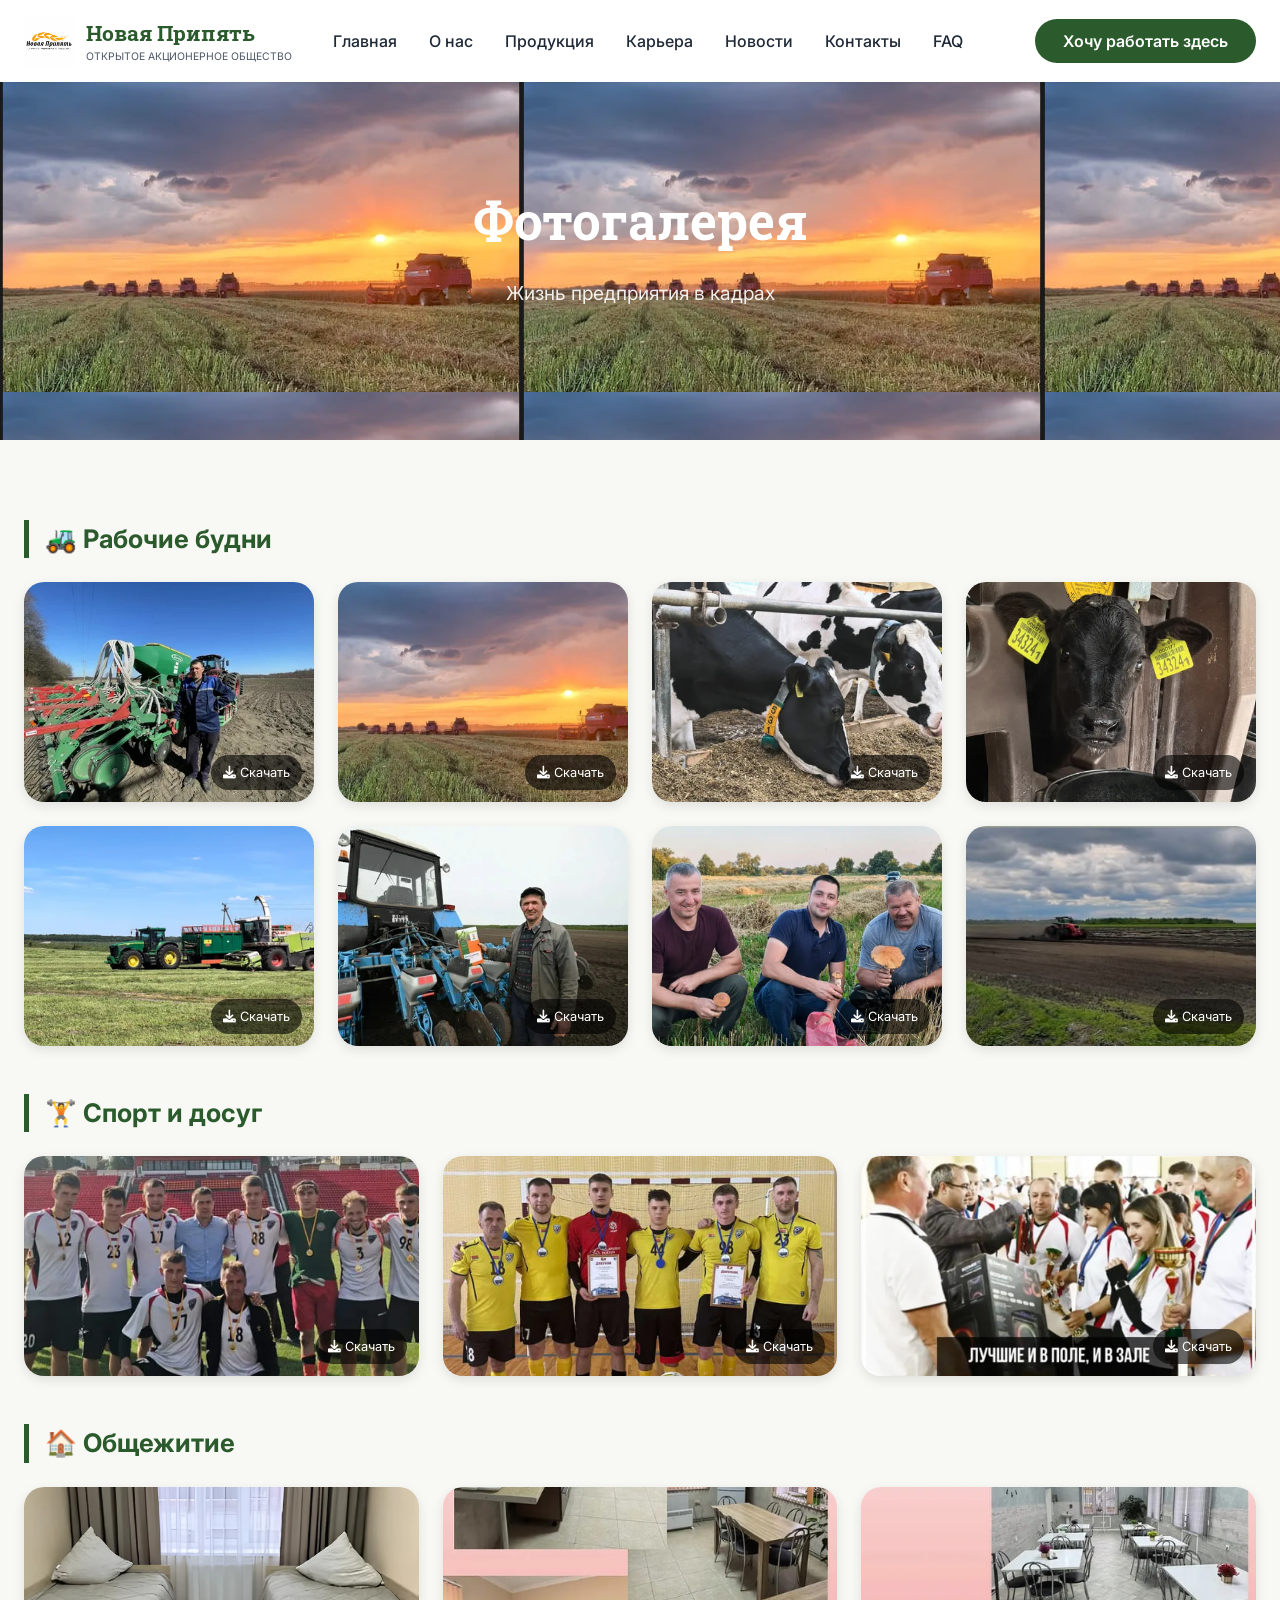
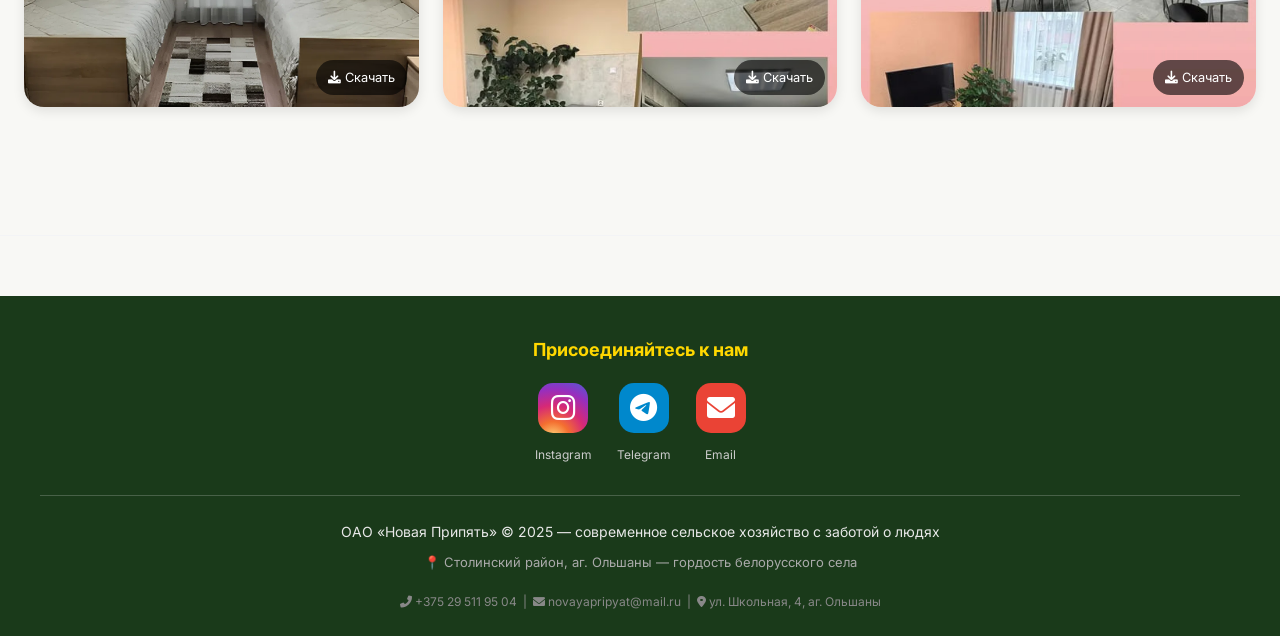
<file: gallery.html>
<!DOCTYPE html>
<html lang="ru">
<head>
    <meta charset="UTF-8">
    <meta name="viewport" content="width=device-width, initial-scale=1.0">
    <title>Фотогалерея — ОАО "Новая Припять"</title>
    <link rel="stylesheet" href="https://cdnjs.cloudflare.com/ajax/libs/font-awesome/6.0.0-beta3/css/all.min.css">
    <link href="https://fonts.googleapis.com/css2?family=Inter:opsz,wght@14..32,300;14..32,400;14..32,500;14..32,600;14..32,700&family=Roboto+Slab:wght@400;500;600;700&display=swap" rel="stylesheet">
    <link rel="stylesheet" href="style.css">
</head>
<body>

<header class="header">
    <div class="container">
        <div class="nav">
            <div class="logo">
                <img src="images/logo.png" alt="Логотип">
                <div class="logo-text">
                    <h2>Новая Припять</h2>
                    <p>ОТКРЫТОЕ АКЦИОНЕРНОЕ ОБЩЕСТВО</p>
                </div>
            </div>
            <ul class="nav-links">
                <li><a href="index.html">Главная</a></li>
                <li><a href="about.html">О нас</a></li>
                <li><a href="products.html">Продукция</a></li>
                <li><a href="career.html">Карьера</a></li>
                <li><a href="news.html">Новости</a></li>
                <li><a href="contacts.html">Контакты</a></li>
                <li><a href="faq.html">FAQ</a><li>
            </ul>
            <a href="career.html" class="btn-primary">Хочу работать здесь</a>
        </div>
    </div>
</header>

<main>
    <section class="hero" style="background-image: url('images/work2.jpg');">
        <div class="hero-bg-animation"></div>
        <div class="container">
            <div class="hero-content fade-up">
                <h1>Фотогалерея</h1>
                <p>Жизнь предприятия в кадрах</p>
            </div>
        </div>
    </section>

    <section class="section">
        <div class="container">
            
            <div class="gallery-category fade-up">
                <h2 class="category-title">🚜 Рабочие будни</h2>
                <div class="gallery-grid">
                    <div class="gallery-item"><img src="images/work1.jpg" alt="Работа в поле"><a href="images/work1.jpg" download class="download-btn"><i class="fas fa-download"></i> Скачать</a></div>
                    <div class="gallery-item"><img src="images/work2.jpg" alt="Техника"><a href="images/work2.jpg" download class="download-btn"><i class="fas fa-download"></i> Скачать</a></div>
                    <div class="gallery-item"><img src="images/work3.jpg" alt="Животноводство"><a href="images/work3.jpg" download class="download-btn"><i class="fas fa-download"></i> Скачать</a></div>
                    <div class="gallery-item"><img src="images/work5.jpg" alt="Животноводство"><a href="images/work5.jpg" download class="download-btn"><i class="fas fa-download"></i> Скачать</a></div>
                    <div class="gallery-item"><img src="images/work4.jpg" alt="Животноводство"><a href="images/work4.jpg" download class="download-btn"><i class="fas fa-download"></i> Скачать</a></div>
                    <div class="gallery-item"><img src="images/work6.jpg" alt="Животноводство"><a href="images/work6.jpg" download class="download-btn"><i class="fas fa-download"></i> Скачать</a></div>
                    <div class="gallery-item"><img src="images/work8.jpg" alt="Животноводство"><a href="images/work8.jpg" download class="download-btn"><i class="fas fa-download"></i> Скачать</a></div>
                    <div class="gallery-item"><img src="images/work7.jpg" alt="Животноводство"><a href="images/work7.jpg" download class="download-btn"><i class="fas fa-download"></i> Скачать</a></div>
                </div>
            </div>

            <div class="gallery-category fade-up">
                <h2 class="category-title">🏋️ Спорт и досуг</h2>
                <div class="gallery-grid">
                    <div class="gallery-item"><img src="images/sport.jpg" alt="Спорт"><a href="images/sport.jpg" download class="download-btn"><i class="fas fa-download"></i> Скачать</a></div>
                    <div class="gallery-item"><img src="images/sport2.jpg" alt="Турнир"><a href="images/sport2.jpg" download class="download-btn"><i class="fas fa-download"></i> Скачать</a></div>
                    <div class="gallery-item"><img src="images/sport3.jpg" alt="Турнир"><a href="images/sport3.jpg" download class="download-btn"><i class="fas fa-download"></i> Скачать</a></div>
                
                </div>
            </div>

            <div class="gallery-category fade-up">
                <h2 class="category-title">🏠 Общежитие</h2>
                <div class="gallery-grid">
                    <div class="gallery-item"><img src="images/dorm.png" alt="Общежитие"><a href="images/dorm.png" download class="download-btn"><i class="fas fa-download"></i> Скачать</a></div>
                    <div class="gallery-item"><img src="images/dorm2.jpg" alt="Комната"><a href="images/dorm2.jpg" download class="download-btn"><i class="fas fa-download"></i> Скачать</a></div>
                    <div class="gallery-item"><img src="images/dorm3.jpg" alt="Общежитие"><a href="images/dorm3.jpg" download class="download-btn"><i class="fas fa-download"></i> Скачать</a></div>
                </div>
            </div>

        </div>
    </section>
</main>

<!-- ПОДВАЛ САЙТА (ФУТЕР) -->
<footer style="background: #1a3a1a; color: #e8e8e8; padding: 40px 20px 25px; margin-top: 60px;">
    <div style="max-width: 1200px; margin: 0 auto;">
        
        <!-- Верхняя часть футера с иконками соцсетей -->
        <div style="text-align: center; margin-bottom: 30px;">
            <h4 style="color: #FFD700; margin-bottom: 20px; font-size: 18px;">Присоединяйтесь к нам</h4>
            <div style="display: flex; justify-content: center; gap: 25px; flex-wrap: wrap;">
                
                <!-- Instagram -->
                <a href="https://www.instagram.com/oao_novaya_pripyat/?hl=ru" target="_blank" style="text-decoration: none; transition: transform 0.2s;" onmouseover="this.style.transform='scale(1.1)'" onmouseout="this.style.transform='scale(1)'">
                    <div style="background: radial-gradient(circle at 30% 110%, #ffdb7e, #f46f30, #d62976, #962fbf, #4f5bd5); width: 50px; height: 50px; border-radius: 15px; display: flex; align-items: center; justify-content: center; margin: 0 auto 8px;">
                        <i class="fab fa-instagram" style="font-size: 28px; color: white;"></i>
                    </div>
                    <span style="font-size: 12px; color: #ccc;">Instagram</span>
                </a>
                
                <!-- Telegram -->
                <a href="https://t.me/fgjluer" target="_blank" style="text-decoration: none; transition: transform 0.2s;" onmouseover="this.style.transform='scale(1.1)'" onmouseout="this.style.transform='scale(1)'">
                    <div style="background: #0088cc; width: 50px; height: 50px; border-radius: 15px; display: flex; align-items: center; justify-content: center; margin: 0 auto 8px;">
                        <i class="fab fa-telegram-plane" style="font-size: 28px; color: white;"></i>
                    </div>
                    <span style="font-size: 12px; color: #ccc;">Telegram</span>
                </a>
                
                <!-- Email -->
                <a href="mailto:novayapripyat@mail.ru" target="_blank" style="text-decoration: none; transition: transform 0.2s;" onmouseover="this.style.transform='scale(1.1)'" onmouseout="this.style.transform='scale(1)'">
                    <div style="background: #ea4335; width: 50px; height: 50px; border-radius: 15px; display: flex; align-items: center; justify-content: center; margin: 0 auto 8px;">
                        <i class="fas fa-envelope" style="font-size: 28px; color: white;"></i>
                    </div>
                    <span style="font-size: 12px; color: #ccc;">Email</span>
                </a>
            </div>
        </div>
        
        <!-- Разделительная линия -->
        <div style="height: 1px; background: rgba(255,255,255,0.2); margin: 25px 0;"></div>
        
        <!-- Нижняя часть футера с текстом -->
        <div style="text-align: center;">
            <div style="font-size: 14px; line-height: 1.6;">
                ОАО «Новая Припять» © 2025 — современное сельское хозяйство с заботой о людях
            </div>
            <div style="font-size: 13px; color: #aaa; margin-top: 10px;">
                📍 Столинский район, аг. Ольшаны — гордость белорусского села
            </div>
            <div style="font-size: 12px; color: #888; margin-top: 20px;">
                <i class="fas fa-phone-alt"></i> +375 29 511 95 04 &nbsp;|&nbsp;
                <i class="fas fa-envelope"></i> novayapripyat@mail.ru &nbsp;|&nbsp;
                <i class="fas fa-map-marker-alt"></i> ул. Школьная, 4, аг. Ольшаны
            </div>
        </div>
        
    </div>
</footer>

<script src="main.js"></script>
</body>
</html>
</file>
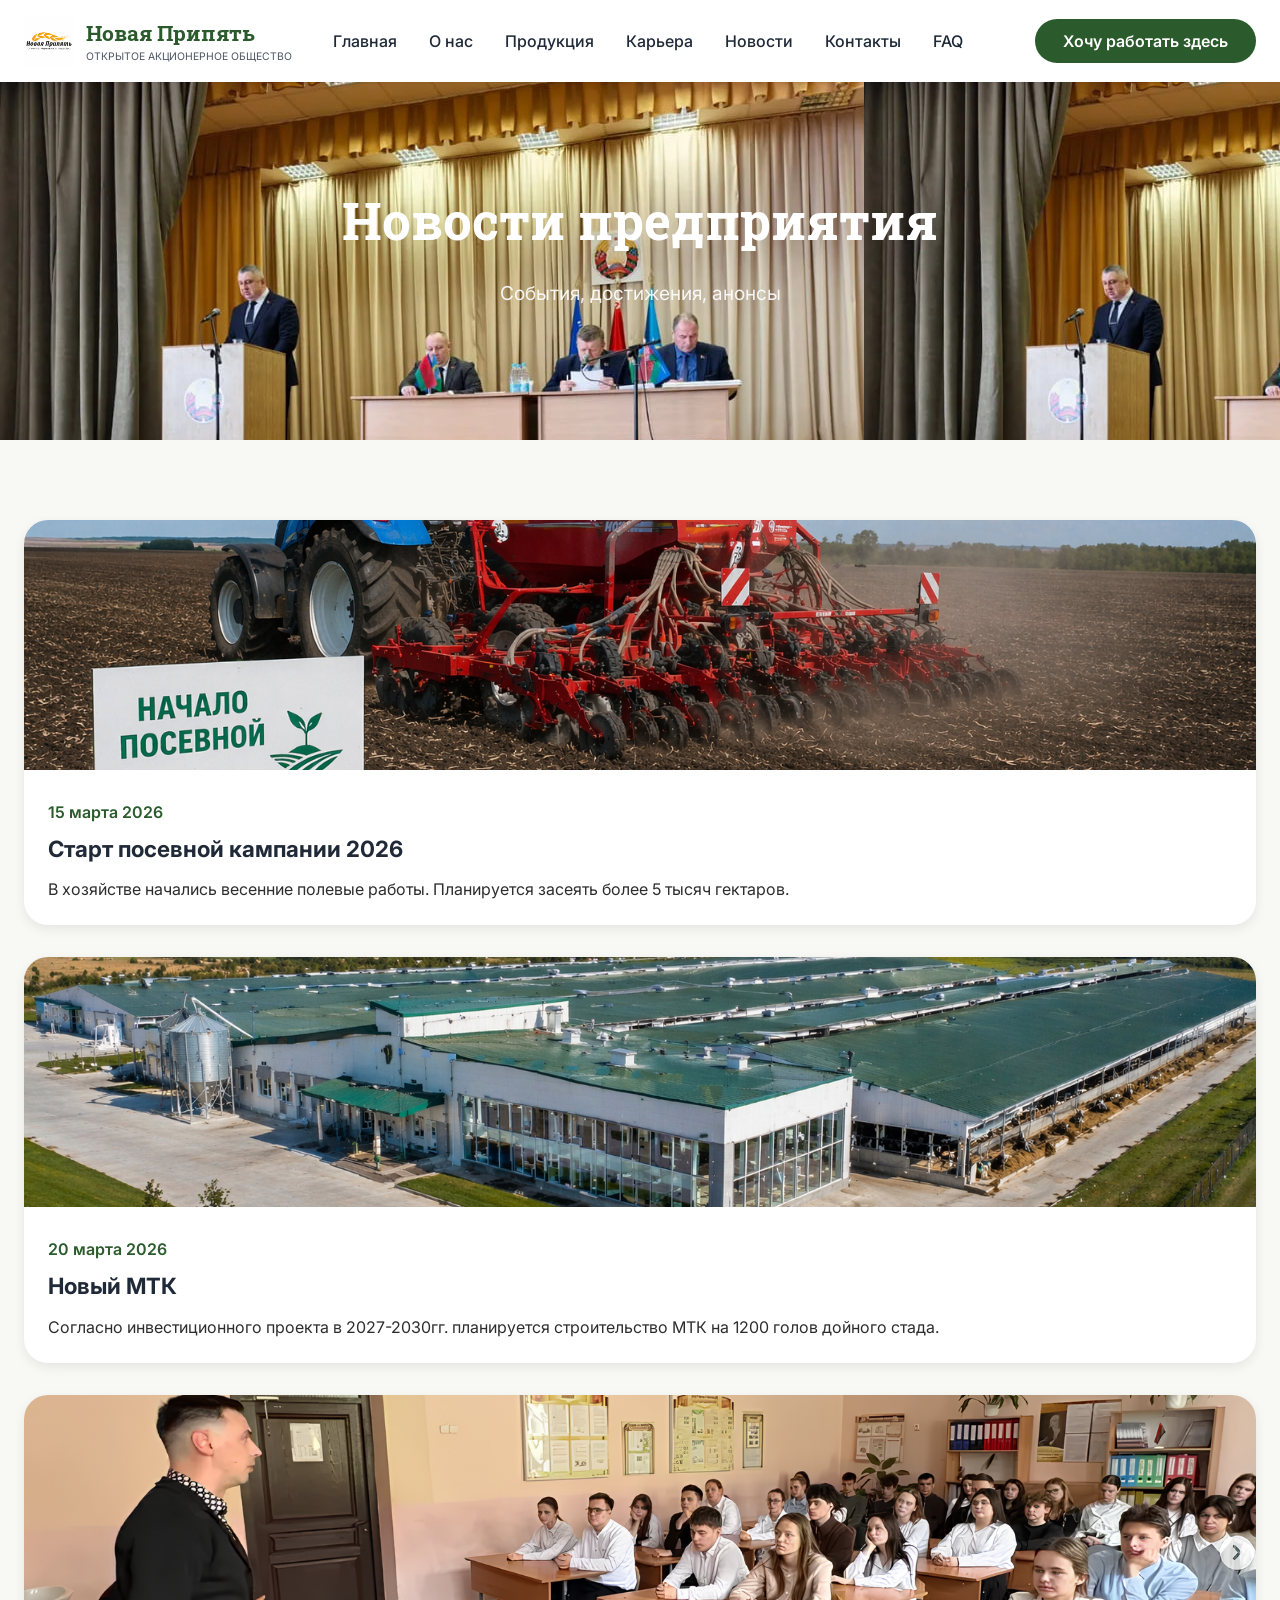
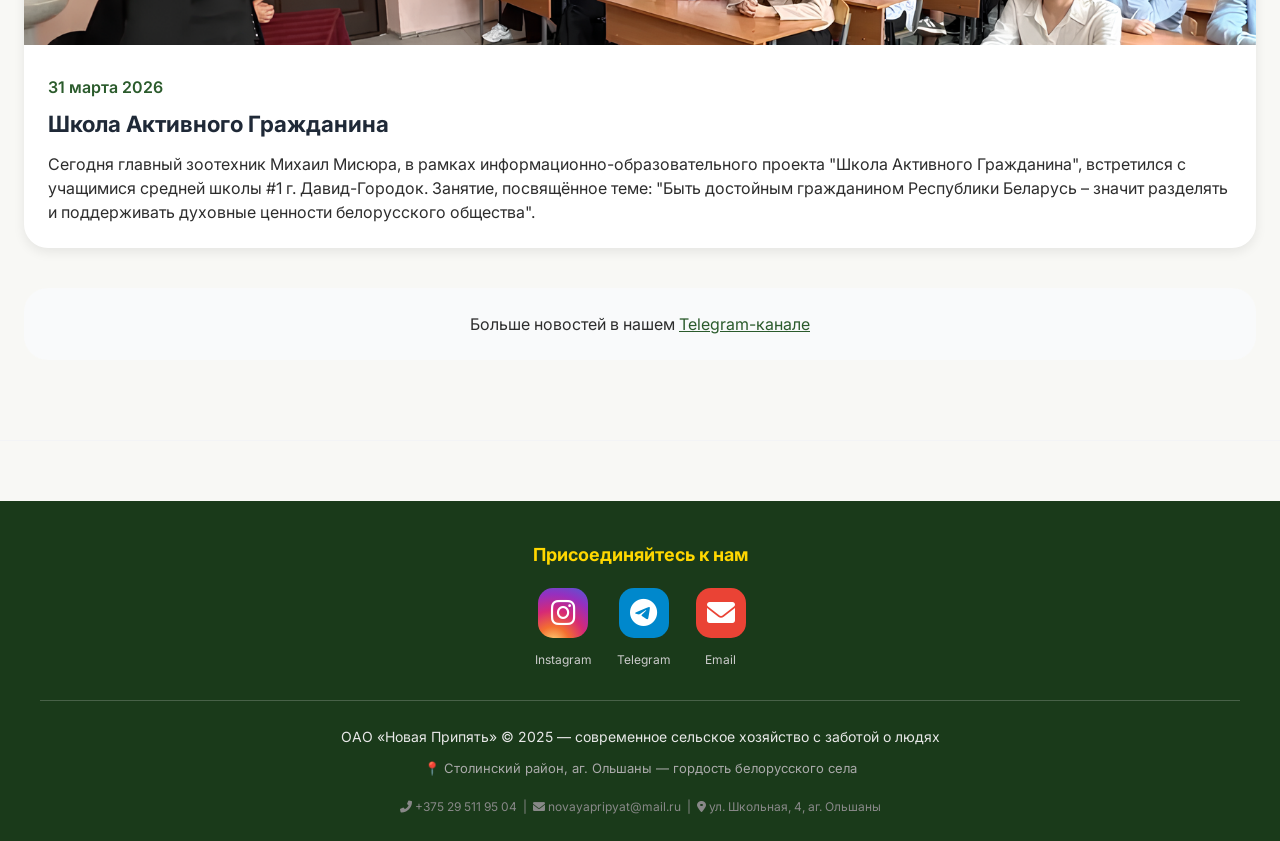
<file: news.html>
<!DOCTYPE html>
<html lang="ru">
<head>
    <meta charset="UTF-8">
    <meta name="viewport" content="width=device-width, initial-scale=1.0">
    <title>Новости — ОАО "Новая Припять"</title>
    <link rel="stylesheet" href="https://cdnjs.cloudflare.com/ajax/libs/font-awesome/6.0.0-beta3/css/all.min.css">
    <link href="https://fonts.googleapis.com/css2?family=Inter:opsz,wght@14..32,300;14..32,400;14..32,500;14..32,600;14..32,700&family=Roboto+Slab:wght@400;500;600;700&display=swap" rel="stylesheet">
    <link rel="stylesheet" href="style.css">
    <style>
        .news-card {
            background: white;
            border-radius: 24px;
            overflow: hidden;
            box-shadow: 0 4px 12px rgba(0,0,0,0.08);
            margin-bottom: 32px;
            transition: all 0.3s;
        }
        .news-card:hover {
            transform: translateY(-4px);
            box-shadow: 0 12px 24px rgba(0,0,0,0.12);
        }
        .news-card img {
            width: 100%;
            height: 250px;
            object-fit: cover;
        }
        .news-content {
            padding: 24px;
        }
        .news-date {
            color: #2b5b2c;
            font-weight: 600;
            margin-bottom: 8px;
        }
        .news-title {
            font-size: 1.4rem;
            margin-bottom: 12px;
            color: #1f2937;
        }
    </style>
</head>
<body>

<header class="header">
    <div class="container">
        <div class="nav">
            <div class="logo">
                <img src="images/logo.png" alt="Логотип">
                <div class="logo-text">
                    <h2>Новая Припять</h2>
                    <p>ОТКРЫТОЕ АКЦИОНЕРНОЕ ОБЩЕСТВО</p>
                </div>
            </div>
            <ul class="nav-links">
                <li><a href="index.html">Главная</a></li>
                <li><a href="about.html">О нас</a></li>
                <li><a href="products.html">Продукция</a></li>
                <li><a href="career.html">Карьера</a></li>
                <li><a href="news.html">Новости</a></li>
                <li><a href="contacts.html">Контакты</a>
                <li><a href="faq.html">FAQ</a><li>
            </ul>
            <a href="career.html" class="btn-primary">Хочу работать здесь</a>
        </div>
    </div>
</header>

<main>
    <section class="hero" style="background-image: url('images/news.jpg');">
        <div class="hero-bg-animation"></div>
        <div class="container">
            <div class="hero-content fade-up">
                <h1>Новости предприятия</h1>
                <p>События, достижения, анонсы</p>
            </div>
        </div>
    </section>

    <section class="section">
        <div class="container">
            <div class="news-card fade-up">
                <img src="images/news1.png" alt="Новость 1">
                <div class="news-content">
                    <div class="news-date">15 марта 2026</div>
                    <h2 class="news-title">Старт посевной кампании 2026</h2>
                    <p>В хозяйстве начались весенние полевые работы. Планируется засеять более 5 тысяч гектаров.</p>
                </div>
            </div>

            <div class="news-card fade-up">
                <img src="images/news2.png" alt="Новость 2">
                <div class="news-content">
                    <div class="news-date">20 марта 2026</div>
                    <h2 class="news-title">Новый МТК</h2>
                    <p>Согласно инвестиционного проекта в 2027-2030гг. планируется строительство МТК на 1200 голов дойного стада.</p>
                </div>
            </div>

            <div class="news-card fade-up">
                <img src="images/news3.png" alt="Новость 3">
                <div class="news-content">
                    <div class="news-date">31 марта 2026</div>
                    <h2 class="news-title">Школа Активного Гражданина</h2>
                    <p>Сегодня главный зоотехник Михаил Мисюра, в рамках информационно-образовательного проекта "Школа Активного Гражданина", встретился с учащимися средней школы #1 г. Давид-Городок.
Занятие, посвящённое теме: "Быть достойным гражданином Республики Беларусь – значит разделять и поддерживать духовные ценности белорусского общества".</p>
                </div>
            </div>

            <div style="text-align: center; margin-top: 40px; padding: 24px; background: #f9fafb; border-radius: 24px;">
                <p>Больше новостей в нашем <a href="https://t.me/fgjluer" target="_blank" style="color: #2b5b2c;">Telegram-канале</a></p>
            </div>
        </div>
    </section>
</main>

<!-- ПОДВАЛ САЙТА (ФУТЕР) -->
<footer style="background: #1a3a1a; color: #e8e8e8; padding: 40px 20px 25px; margin-top: 60px;">
    <div style="max-width: 1200px; margin: 0 auto;">
        
        <!-- Верхняя часть футера с иконками соцсетей -->
        <div style="text-align: center; margin-bottom: 30px;">
            <h4 style="color: #FFD700; margin-bottom: 20px; font-size: 18px;">Присоединяйтесь к нам</h4>
            <div style="display: flex; justify-content: center; gap: 25px; flex-wrap: wrap;">
                
                <!-- Instagram -->
                <a href="https://www.instagram.com/oao_novaya_pripyat/?hl=ru" target="_blank" style="text-decoration: none; transition: transform 0.2s;" onmouseover="this.style.transform='scale(1.1)'" onmouseout="this.style.transform='scale(1)'">
                    <div style="background: radial-gradient(circle at 30% 110%, #ffdb7e, #f46f30, #d62976, #962fbf, #4f5bd5); width: 50px; height: 50px; border-radius: 15px; display: flex; align-items: center; justify-content: center; margin: 0 auto 8px;">
                        <i class="fab fa-instagram" style="font-size: 28px; color: white;"></i>
                    </div>
                    <span style="font-size: 12px; color: #ccc;">Instagram</span>
                </a>
                
                <!-- Telegram -->
                <a href="https://t.me/fgjluer" target="_blank" style="text-decoration: none; transition: transform 0.2s;" onmouseover="this.style.transform='scale(1.1)'" onmouseout="this.style.transform='scale(1)'">
                    <div style="background: #0088cc; width: 50px; height: 50px; border-radius: 15px; display: flex; align-items: center; justify-content: center; margin: 0 auto 8px;">
                        <i class="fab fa-telegram-plane" style="font-size: 28px; color: white;"></i>
                    </div>
                    <span style="font-size: 12px; color: #ccc;">Telegram</span>
                </a>
                
                <!-- Email -->
                <a href="mailto:novayapripyat@mail.ru" target="_blank" style="text-decoration: none; transition: transform 0.2s;" onmouseover="this.style.transform='scale(1.1)'" onmouseout="this.style.transform='scale(1)'">
                    <div style="background: #ea4335; width: 50px; height: 50px; border-radius: 15px; display: flex; align-items: center; justify-content: center; margin: 0 auto 8px;">
                        <i class="fas fa-envelope" style="font-size: 28px; color: white;"></i>
                    </div>
                    <span style="font-size: 12px; color: #ccc;">Email</span>
                </a>
            </div>
        </div>
        
        <!-- Разделительная линия -->
        <div style="height: 1px; background: rgba(255,255,255,0.2); margin: 25px 0;"></div>
        
        <!-- Нижняя часть футера с текстом -->
        <div style="text-align: center;">
            <div style="font-size: 14px; line-height: 1.6;">
                ОАО «Новая Припять» © 2025 — современное сельское хозяйство с заботой о людях
            </div>
            <div style="font-size: 13px; color: #aaa; margin-top: 10px;">
                📍 Столинский район, аг. Ольшаны — гордость белорусского села
            </div>
            <div style="font-size: 12px; color: #888; margin-top: 20px;">
                <i class="fas fa-phone-alt"></i> +375 29 511 95 04 &nbsp;|&nbsp;
                <i class="fas fa-envelope"></i> novayapripyat@mail.ru &nbsp;|&nbsp;
                <i class="fas fa-map-marker-alt"></i> ул. Школьная, 4, аг. Ольшаны
            </div>
        </div>
        
    </div>
</footer>

<script src="main.js"></script>
</body>
</html>
</file>
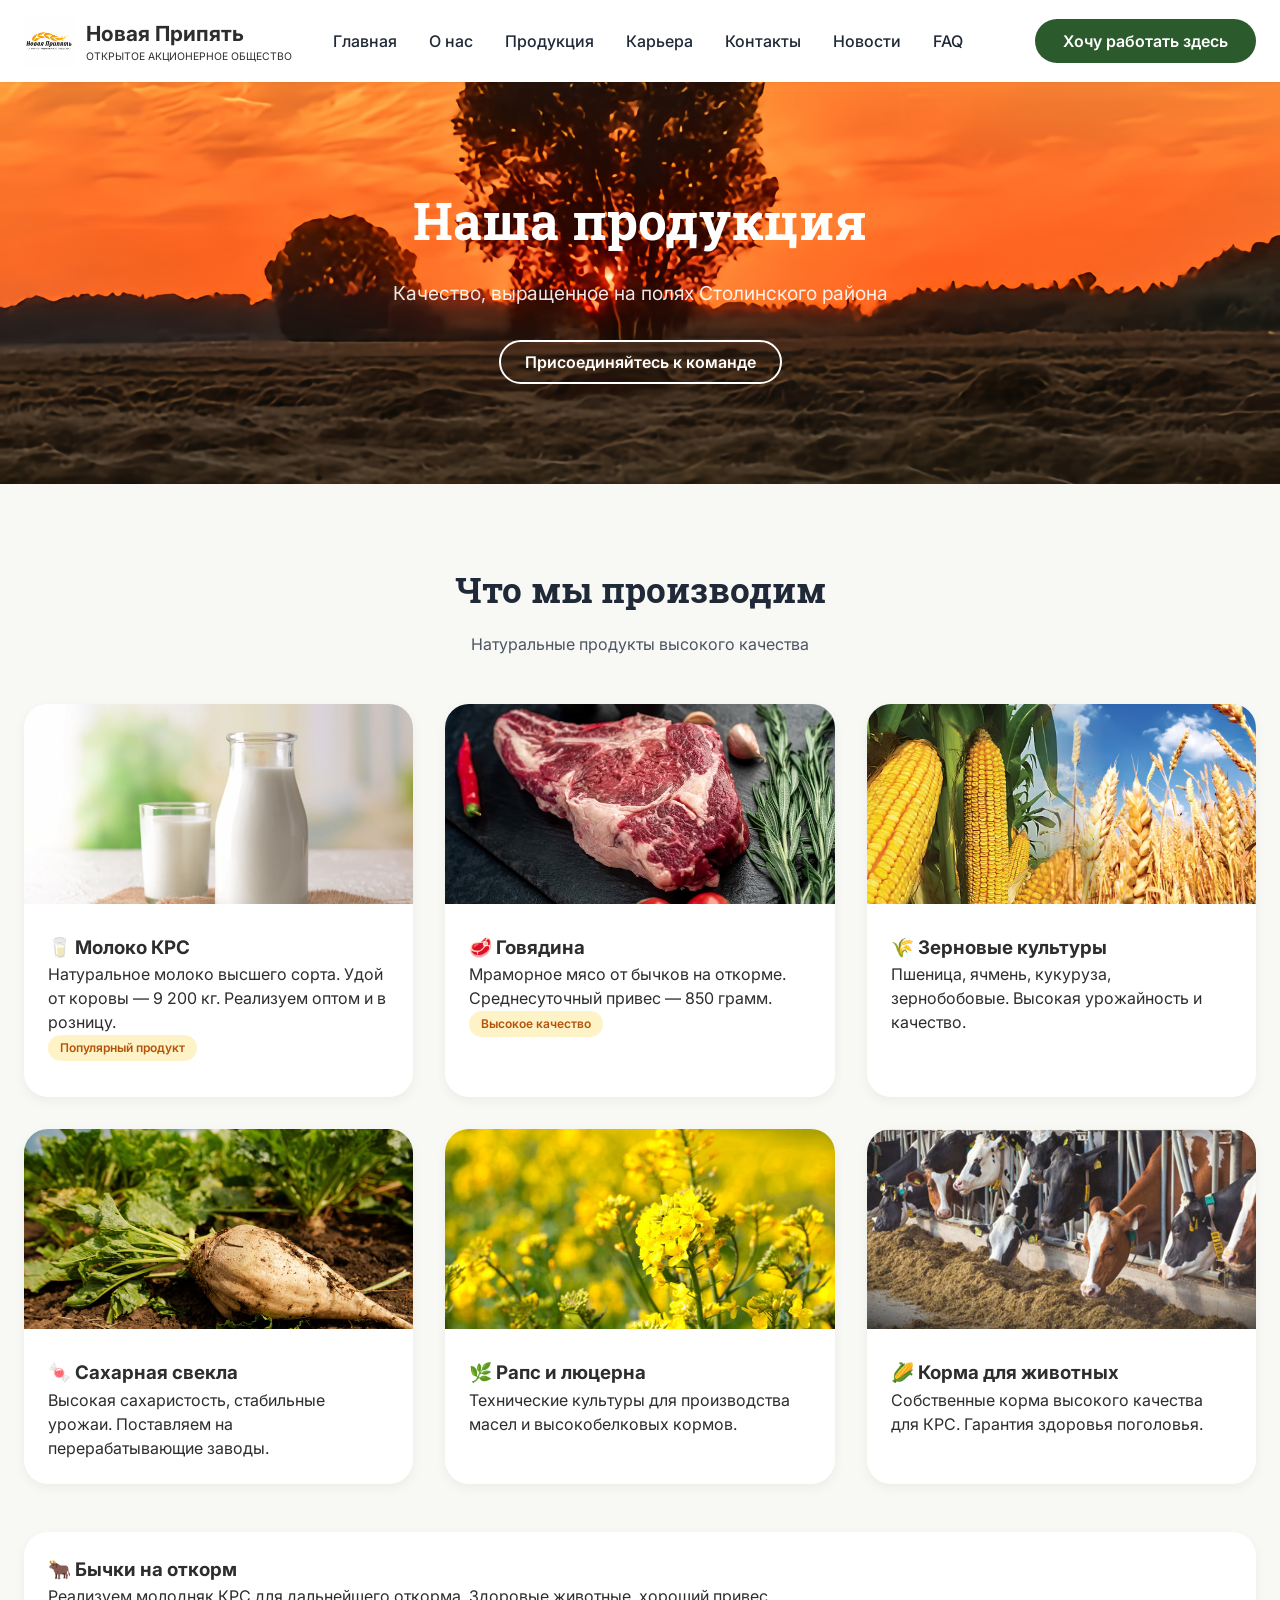
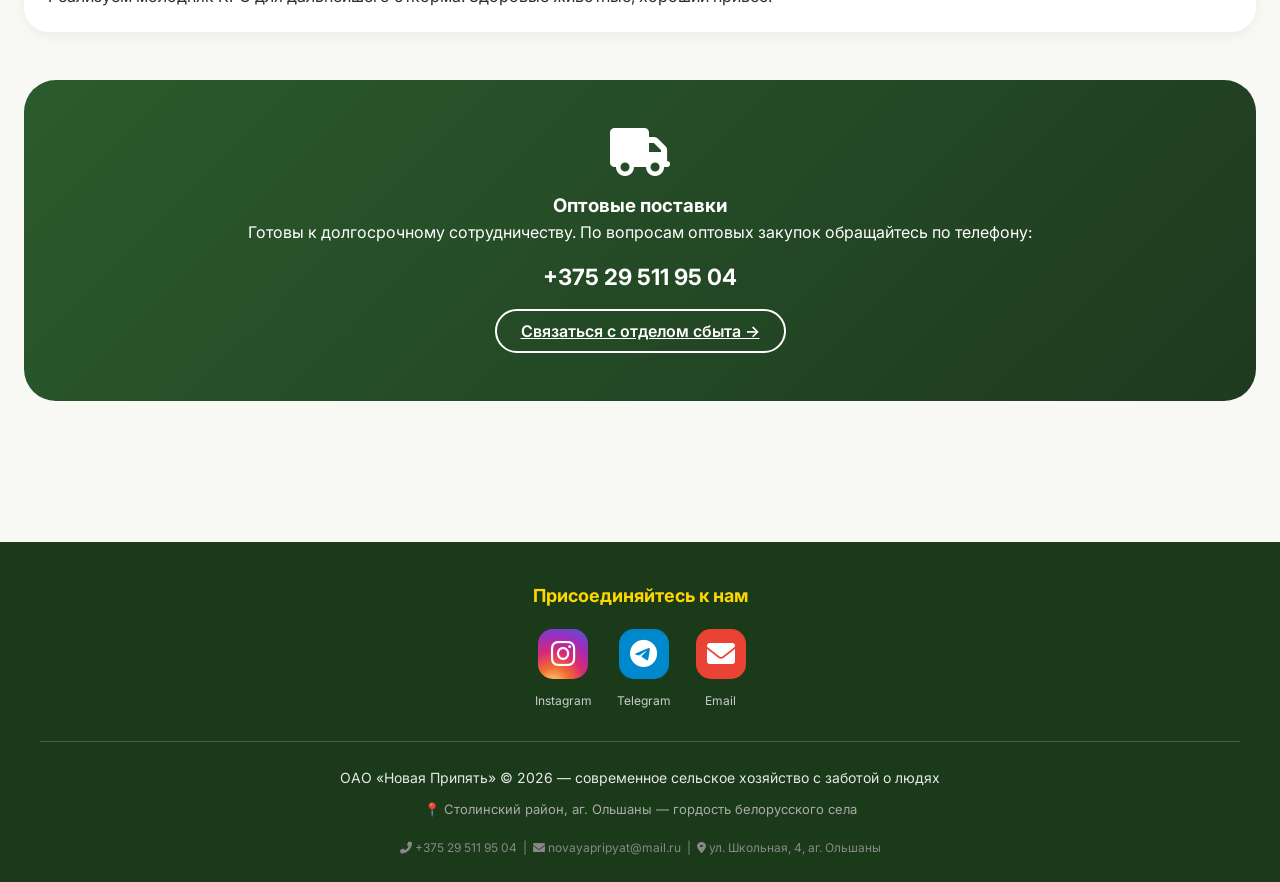
<file: products.html>
<!DOCTYPE html>
<html lang="ru">
<head>
    <meta charset="UTF-8">
    <meta name="viewport" content="width=device-width, initial-scale=1.0">
    <title>Продукция — ОАО "Новая Припять"</title>
    <link rel="stylesheet" href="https://cdnjs.cloudflare.com/ajax/libs/font-awesome/6.0.0-beta3/css/all.min.css">
    <link href="https://fonts.googleapis.com/css2?family=Inter:opsz,wght@14..32,300;14..32,400;14..32,500;14..32,600;14..32,700&family=Roboto+Slab:wght@400;500;600;700&display=swap" rel="stylesheet">
    <link rel="stylesheet" href="style.css">
    <style>
        .product-detail {
            background: white;
            border-radius: 24px;
            overflow: hidden;
            box-shadow: 0 4px 12px rgba(0,0,0,0.05);
            transition: all 0.3s;
        }
        .product-detail:hover {
            transform: translateY(-5px);
            box-shadow: 0 12px 24px rgba(0,0,0,0.1);
        }
        .product-detail img {
            width: 100%;
            height: 200px;
            object-fit: cover;
        }
        .product-detail-content {
            padding: 24px;
        }
        .catalog-grid {
            display: grid;
            grid-template-columns: repeat(auto-fit, minmax(300px, 1fr));
            gap: 32px;
            margin: 48px 0;
        }
        .contact-order {
            background: linear-gradient(135deg, #2b5b2c 0%, #1e3a1f 100%);
            color: white;
            border-radius: 32px;
            padding: 48px;
            text-align: center;
            margin-top: 48px;
        }
        .contact-order a {
            color: white;
            text-decoration: underline;
        }
    </style>
</head>
<body>

<header class="header">
    <div class="container">
        <div class="nav">
            <div class="logo" style="display: flex; align-items: center; gap: 12px;">
    <img src="images/logo.png" alt="ОАО Новая Припять" style="height: 50px; width: auto;">
    <div>
        <h1 style="font-size: 1.3rem;">Новая Припять</h1>
        <p style="font-size: 0.65rem;">ОТКРЫТОЕ АКЦИОНЕРНОЕ ОБЩЕСТВО</p>
    </div>
</div>
            <ul class="nav-links">
                <li><a href="index.html">Главная</a></li>
                <li><a href="about.html">О нас</a></li>
                <li><a href="products.html">Продукция</a></li>
                <li><a href="career.html">Карьера</a></li>
                <li><a href="contacts.html">Контакты</a></li>
                <li><a href="news.html">Новости</a></li>
                <li><a href="faq.html">FAQ</a><li>
            </ul>
            <a href="career.html" class="btn-primary">Хочу работать здесь</a>
        </div>
    </div>
</header>

<main>


<section class="hero" style="background: url('images/products.jpg'); background-size: cover; background-position: center 50%;">
    <div class="hero-bg-animation"></div>
    <div class="container">
        <div class="hero-content fade-up">
            <h1>Наша продукция</h1>
            <p>Качество, выращенное на полях Столинского района</p>
            <a href="career.html" class="btn-outline" style="border-color:white; color:white;">Присоединяйтесь к команде</a>
        </div>
    </div>
</section>
    <section class="section">
        <div class="container">
            <h2 class="section-title fade-up">Что мы производим</h2>
            <p class="section-subtitle fade-up">Натуральные продукты высокого качества</p>

            <!-- Каталог продукции -->
            <div class="catalog-grid fade-up">
                <div class="product-detail">
                    <img src="images/milk.jpg" alt="Молоко">
                    <div class="product-detail-content">
                        <h3>🥛 Молоко КРС</h3>
                        <p>Натуральное молоко высшего сорта. Удой от коровы — 9 200 кг. Реализуем оптом и в розницу.</p>
                        <span class="badge">Популярный продукт</span>
                    </div>
                </div>

                <div class="product-detail">
                    <img src="images/meat.jpg" alt="Говядина">
                    <div class="product-detail-content">
                        <h3>🥩 Говядина</h3>
                        <p>Мраморное мясо от бычков на откорме. Среднесуточный привес — 850 грамм.</p>
                        <span class="badge">Высокое качество</span>
                    </div>
                </div>

                <div class="product-detail">
                    <img src="images/grain.jpg" alt="Зерновые">
                    <div class="product-detail-content">
                        <h3>🌾 Зерновые культуры</h3>
                        <p>Пшеница, ячмень, кукуруза, зернобобовые. Высокая урожайность и качество.</p>
                    </div>
                </div>

                <div class="product-detail">
                    <img src="images/sugarbeet.jpg" alt="Сахарная свекла">
                    <div class="product-detail-content">
                        <h3>🍬 Сахарная свекла</h3>
                        <p>Высокая сахаристость, стабильные урожаи. Поставляем на перерабатывающие заводы.</p>
                    </div>
                </div>

                <div class="product-detail">
                    <img src="images/rapeseed.jpg" alt="Рапс и люцерна">
                    <div class="product-detail-content">
                        <h3>🌿 Рапс и люцерна</h3>
                        <p>Технические культуры для производства масел и высокобелковых кормов.</p>
                    </div>
                </div>

                <div class="product-detail">
                    <img src="images/fodder.jpg" alt="Корма">
                    <div class="product-detail-content">
                        <h3>🌽 Корма для животных</h3>
                        <p>Собственные корма высокого качества для КРС. Гарантия здоровья поголовья.</p>
                    </div>
                </div>
            </div>

            <!-- Живые бычки на откорм -->
            <div class="product-detail fade-up" style="margin-top: 20px;">
                <div class="product-detail-content">
                    <h3>🐂 Бычки на откорм</h3>
                    <p>Реализуем молодняк КРС для дальнейшего откорма. Здоровые животные, хороший привес.</p>
                </div>
            </div>

            <!-- Блок для оптовиков -->
            <div class="contact-order fade-up">
                <i class="fas fa-truck" style="font-size: 3rem; margin-bottom: 16px;"></i>
                <h3>Оптовые поставки</h3>
                <p>Готовы к долгосрочному сотрудничеству. По вопросам оптовых закупок обращайтесь по телефону:</p>
                <p style="font-size: 1.4rem; font-weight: bold; margin: 16px 0;">+375 29 511 95 04</p>
                <a href="contacts.html" class="btn-outline" style="border-color: white; color: white;">Связаться с отделом сбыта →</a>
            </div>
        </div>
    </section>
</main>

<!-- ПОДВАЛ САЙТА (ФУТЕР) -->
<footer style="background: #1a3a1a; color: #e8e8e8; padding: 40px 20px 25px; margin-top: 60px;">
    <div style="max-width: 1200px; margin: 0 auto;">
        
        <!-- Верхняя часть футера с иконками соцсетей -->
        <div style="text-align: center; margin-bottom: 30px;">
            <h4 style="color: #FFD700; margin-bottom: 20px; font-size: 18px;">Присоединяйтесь к нам</h4>
            <div style="display: flex; justify-content: center; gap: 25px; flex-wrap: wrap;">
                
                <!-- Instagram -->
                <a href="https://www.instagram.com/oao_novaya_pripyat/?hl=ru" target="_blank" style="text-decoration: none; transition: transform 0.2s;" onmouseover="this.style.transform='scale(1.1)'" onmouseout="this.style.transform='scale(1)'">
                    <div style="background: radial-gradient(circle at 30% 110%, #ffdb7e, #f46f30, #d62976, #962fbf, #4f5bd5); width: 50px; height: 50px; border-radius: 15px; display: flex; align-items: center; justify-content: center; margin: 0 auto 8px;">
                        <i class="fab fa-instagram" style="font-size: 28px; color: white;"></i>
                    </div>
                    <span style="font-size: 12px; color: #ccc;">Instagram</span>
                </a>
                
                <!-- Telegram -->
                <a href="https://t.me/fgjluer" target="_blank" style="text-decoration: none; transition: transform 0.2s;" onmouseover="this.style.transform='scale(1.1)'" onmouseout="this.style.transform='scale(1)'">
                    <div style="background: #0088cc; width: 50px; height: 50px; border-radius: 15px; display: flex; align-items: center; justify-content: center; margin: 0 auto 8px;">
                        <i class="fab fa-telegram-plane" style="font-size: 28px; color: white;"></i>
                    </div>
                    <span style="font-size: 12px; color: #ccc;">Telegram</span>
                </a>
                
                <!-- Email -->
                <a href="mailto:novayapripyat@mail.ru" target="_blank" style="text-decoration: none; transition: transform 0.2s;" onmouseover="this.style.transform='scale(1.1)'" onmouseout="this.style.transform='scale(1)'">
                    <div style="background: #ea4335; width: 50px; height: 50px; border-radius: 15px; display: flex; align-items: center; justify-content: center; margin: 0 auto 8px;">
                        <i class="fas fa-envelope" style="font-size: 28px; color: white;"></i>
                    </div>
                    <span style="font-size: 12px; color: #ccc;">Email</span>
                </a>
            </div>
        </div>
        
        <!-- Разделительная линия -->
        <div style="height: 1px; background: rgba(255,255,255,0.2); margin: 25px 0;"></div>
        
        <!-- Нижняя часть футера с текстом -->
        <div style="text-align: center;">
            <div style="font-size: 14px; line-height: 1.6;">
                ОАО «Новая Припять» © 2026 — современное сельское хозяйство с заботой о людях
            </div>
            <div style="font-size: 13px; color: #aaa; margin-top: 10px;">
                📍 Столинский район, аг. Ольшаны — гордость белорусского села
            </div>
            <div style="font-size: 12px; color: #888; margin-top: 20px;">
                <i class="fas fa-phone-alt"></i> +375 29 511 95 04 &nbsp;|&nbsp;
                <i class="fas fa-envelope"></i> novayapripyat@mail.ru &nbsp;|&nbsp;
                <i class="fas fa-map-marker-alt"></i> ул. Школьная, 4, аг. Ольшаны
            </div>
        </div>
        
    </div>
</footer>

<script src="main.js"></script>
</body>
</html>
</file>
<file: style.css>
/* ===== ОБНУЛЕНИЕ И БАЗА ===== */
* {
    margin: 0;
    padding: 0;
    box-sizing: border-box;
}

body {
    font-family: 'Inter', sans-serif;
    background-color: #ffffff;
    color: #1e293b;
    line-height: 1.5;
    scroll-behavior: smooth;
}

.container {
    max-width: 1280px;
    margin: 0 auto;
    padding: 0 24px;
}

/* ===== АНИМАЦИИ ===== */
@keyframes fadeUp {
    from {
        opacity: 0;
        transform: translateY(40px);
    }
    to {
        opacity: 1;
        transform: translateY(0);
    }
}

@keyframes fadeIn {
    from { opacity: 0; }
    to { opacity: 1; }
}

@keyframes floatBackground {
    0% { transform: translate(0, 0) scale(1); }
    50% { transform: translate(-20px, -10px) scale(1.02); }
    100% { transform: translate(0, 0) scale(1); }
}

.fade-up {
    animation: fadeUp 0.7s ease forwards;
}

/* ===== ШАПКА ===== */
.header {
    background: rgba(255, 255, 255, 0.96);
    backdrop-filter: blur(10px);
    box-shadow: 0 1px 3px rgba(0,0,0,0.05);
    position: sticky;
    top: 0;
    z-index: 100;
}

.nav {
    display: flex;
    justify-content: space-between;
    align-items: center;
    padding: 16px 0;
    flex-wrap: wrap;
    gap: 16px;
}

.logo {
    display: flex;
    align-items: center;
    gap: 12px;
}

.logo img {
    height: 50px;
    width: auto;
}

.logo-text h2 {
    font-family: 'Roboto Slab', serif;
    font-size: 1.3rem;
    font-weight: 700;
    color: #2b5b2c;
}

.logo-text p {
    font-size: 0.65rem;
    color: #4b5563;
}

.nav-links {
    display: flex;
    gap: 32px;
    list-style: none;
    flex-wrap: wrap;
}

.nav-links a {
    text-decoration: none;
    font-weight: 500;
    color: #1f2937;
    transition: color 0.2s;
}

.nav-links a:hover,
.nav-links a.active {
    color: #2b5b2c;
    border-bottom: 2px solid #2b5b2c;
    padding-bottom: 4px;
}

.btn-primary {
    background-color: #2b5b2c;
    color: white;
    padding: 10px 28px;
    border-radius: 40px;
    text-decoration: none;
    font-weight: 600;
    transition: all 0.2s;
    display: inline-block;
    border: none;
    cursor: pointer;
}

.btn-primary:hover {
    background-color: #1e3a1f;
    transform: scale(1.02);
}

.btn-outline {
    border: 2px solid #2b5b2c;
    background: transparent;
    color: #2b5b2c;
    padding: 8px 24px;
    border-radius: 40px;
    font-weight: 600;
    text-decoration: none;
    transition: all 0.2s;
    display: inline-block;
}

.btn-outline:hover {
    background: #2b5b2c;
    color: white;
}

/* ===== ГЕРОЙ С АНИМИРОВАННЫМ ФОНОМ ===== */
.hero {
    position: relative;
    background: linear-gradient(135deg, #1a3a1a 0%, #2b5b2c 100%);
    color: white;
    padding: 100px 0;
    text-align: center;
    overflow: hidden;
}

.hero-bg-animation {
    position: absolute;
    top: 0;
    left: 0;
    width: 100%;
    height: 100%;
    background: url('https://www.transparenttextures.com/patterns/grass.png');
    opacity: 0.08;
    animation: floatBackground 20s ease infinite;
    pointer-events: none;
}

.hero-content {
    position: relative;
    z-index: 2;
    max-width: 800px;
    margin: 0 auto;
}

.hero h1 {
    font-family: 'Roboto Slab', serif;
    font-size: 3.2rem;
    font-weight: 700;
    margin-bottom: 20px;
}

.hero p {
    font-size: 1.2rem;
    margin-bottom: 32px;
    opacity: 0.9;
}

/* ===== СТАТИСТИКА ===== */
.stats {
    background: white;
    padding: 60px 0;
    border-bottom: 1px solid #e5e7eb;
}

.stats-grid {
    display: flex;
    justify-content: space-between;
    flex-wrap: wrap;
    gap: 32px;
    text-align: center;
}

.stat-card {
    flex: 1;
    min-width: 180px;
    background: #f9fafb;
    padding: 24px 16px;
    border-radius: 24px;
    transition: all 0.3s;
    cursor: pointer;
}

.stat-card:hover {
    transform: translateY(-8px);
    box-shadow: 0 12px 24px rgba(0,0,0,0.1);
    background: white;
}

.stat-number {
    font-size: 2.8rem;
    font-weight: 800;
    color: #2b5b2c;
    font-family: 'Roboto Slab', serif;
}

.stat-label {
    color: #4b5563;
    font-weight: 500;
    margin-top: 8px;
}

/* ===== СЕКЦИИ ===== */
.section {
    padding: 80px 0;
    border-bottom: 1px solid #f3f4f6;
}

.section-light {
    background-color: #f9fafb;
}

.section-title {
    font-family: 'Roboto Slab', serif;
    font-size: 2.2rem;
    font-weight: 700;
    color: #1f2937;
    margin-bottom: 16px;
    text-align: center;
}

.section-subtitle {
    text-align: center;
    color: #4b5563;
    max-width: 700px;
    margin: 0 auto 48px;
}

/* ===== ГАЛЕРЕЯ ===== */
.gallery-grid {
    display: grid;
    grid-template-columns: repeat(3, 1fr);
    gap: 24px;
}

.gallery-item {
    overflow: hidden;
    border-radius: 20px;
    box-shadow: 0 4px 12px rgba(0,0,0,0.1);
    transition: all 0.3s;
    cursor: pointer;
}

.gallery-item:hover {
    transform: scale(1.02);
    box-shadow: 0 12px 28px rgba(0,0,0,0.2);
}

.gallery-item img {
    width: 100%;
    height: 250px;
    object-fit: cover;
    display: block;
    transition: transform 0.3s;
}

.gallery-item:hover img {
    transform: scale(1.05);
}

/* ===== МОДАЛЬНОЕ ОКНО ===== */
.modal {
    display: none;
    position: fixed;
    top: 0;
    left: 0;
    width: 100%;
    height: 100%;
    background: rgba(0,0,0,0.9);
    z-index: 1000;
    justify-content: center;
    align-items: center;
    cursor: pointer;
}

.modal img {
    max-width: 90%;
    max-height: 90%;
    border-radius: 16px;
}

.modal.active {
    display: flex;
    animation: fadeIn 0.3s ease;
}

/* ===== КНОПКА НАВЕРХ ===== */
.scroll-top {
    position: fixed;
    bottom: 30px;
    right: 30px;
    background: #2b5b2c;
    color: white;
    width: 50px;
    height: 50px;
    border-radius: 50%;
    display: flex;
    align-items: center;
    justify-content: center;
    cursor: pointer;
    opacity: 0;
    visibility: hidden;
    transition: all 0.3s;
    z-index: 99;
    box-shadow: 0 4px 12px rgba(0,0,0,0.2);
}

.scroll-top.show {
    opacity: 1;
    visibility: visible;
}

.scroll-top:hover {
    background: #1e3a1f;
    transform: scale(1.1);
}

/* ===== КАРТОЧКИ ПРОДУКЦИИ ===== */
.products-grid {
    display: grid;
    grid-template-columns: repeat(auto-fit, minmax(220px, 1fr));
    gap: 32px;
}

.product-card {
    background: #f9fafb;
    padding: 32px 24px;
    border-radius: 24px;
    text-align: center;
    transition: all 0.2s;
}

.product-card:hover {
    transform: translateY(-5px);
    background: white;
    box-shadow: 0 8px 20px rgba(0,0,0,0.08);
}

.product-icon {
    font-size: 3rem;
    margin-bottom: 16px;
}

.product-card h3 {
    font-size: 1.3rem;
    margin-bottom: 8px;
    color: #2b5b2c;
}

/* ===== ТАБЛИЦА ВЫПЛАТ ===== */
.table-wrapper {
    overflow-x: auto;
    margin: 32px 0;
}

.bonus-table {
    width: 100%;
    border-collapse: collapse;
    background: white;
    border-radius: 20px;
    overflow: hidden;
    box-shadow: 0 4px 20px rgba(0,0,0,0.05);
}

.bonus-table th,
.bonus-table td {
    padding: 16px;
    text-align: left;
    border-bottom: 1px solid #e5e7eb;
}

.bonus-table th {
    background-color: #2b5b2c;
    color: white;
    font-weight: 600;
}

.bonus-table tr:hover {
    background-color: #f9fafb;
}

/* ===== КАРТОЧКИ КАРЬЕРЫ ===== */
.career-grid {
    display: grid;
    grid-template-columns: repeat(auto-fit, minmax(300px, 1fr));
    gap: 32px;
    margin: 40px 0;
}

.career-card {
    background: white;
    border-radius: 24px;
    overflow: hidden;
    box-shadow: 0 8px 20px rgba(0,0,0,0.08);
    transition: all 0.2s;
}

.career-card:hover {
    transform: translateY(-6px);
    box-shadow: 0 12px 30px rgba(0,0,0,0.12);
}

.career-card img {
    width: 100%;
    height: 220px;
    object-fit: cover;
}

.career-card-content {
    padding: 24px;
}

.badge {
    background: #fef3c7;
    color: #b45309;
    padding: 4px 12px;
    border-radius: 40px;
    font-size: 0.75rem;
    font-weight: 600;
    display: inline-block;
    margin-bottom: 12px;
}

/* ===== КОНТАКТЫ ===== */
.contact-info {
    background: linear-gradient(135deg, #f9fafb 0%, #ffffff 100%);
    border-radius: 32px;
    padding: 48px;
    text-align: center;
    margin-top: 32px;
    transition: all 0.3s;
}

.contact-info:hover {
    transform: scale(1.01);
    box-shadow: 0 20px 35px rgba(0,0,0,0.1);
}

.contact-row {
    margin: 20px 0;
    font-size: 1.1rem;
}

.contact-row i {
    color: #2b5b2c;
    width: 32px;
    font-size: 1.3rem;
}

/* ===== ПОДВАЛ ===== */
.footer {
    background: #1f2937;
    color: #9ca3af;
    padding: 48px 0;
    text-align: center;
}

/* ===== АДАПТИВ ===== */
@media (max-width: 768px) {
    .hero h1 { font-size: 2rem; }
    .nav { flex-direction: column; }
    .nav-links { justify-content: center; }
    .section { padding: 48px 0; }
    .stat-number { font-size: 2rem; }
    .gallery-grid {
        grid-template-columns: repeat(2, 1fr);
    }
}

@media (max-width: 480px) {
    .gallery-grid {
        grid-template-columns: 1fr;
    }
    .contact-info {
        padding: 24px;
    }
}



.gallery-category {
            margin-bottom: 48px;
        }
        .category-title {
            font-size: 1.6rem;
            color: #2b5b2c;
            margin-bottom: 24px;
            border-left: 5px solid #2b5b2c;
            padding-left: 16px;
        }
        .gallery-grid {
            display: grid;
            grid-template-columns: repeat(auto-fit, minmax(280px, 1fr));
            gap: 24px;
        }
        .gallery-item {
            position: relative;
            overflow: hidden;
            border-radius: 20px;
            box-shadow: 0 4px 12px rgba(0,0,0,0.1);
            cursor: pointer;
        }
        .gallery-item img {
            width: 100%;
            height: 220px;
            object-fit: cover;
            transition: transform 0.3s;
        }
        .gallery-item:hover img {
            transform: scale(1.05);
        }
        .download-btn {
            position: absolute;
            bottom: 12px;
            right: 12px;
            background: rgba(0,0,0,0.6);
            color: white;
            padding: 8px 12px;
            border-radius: 30px;
            font-size: 0.8rem;
            text-decoration: none;
            transition: all 0.2s;
        }
        .download-btn:hover {
            background: #2b5b2c;
        }

        /* ===== ЗАГРУЗОЧНАЯ СТРАНИЦА (ПРЕЛОАДЕР) ===== */
#preloader {
    position: fixed;
    top: 0;
    left: 0;
    width: 100%;
    height: 100%;
    background: linear-gradient(145deg, #0b2b0b 0%, #1a4a1a 40%, #2d6a2d 100%);
    z-index: 9999;
    display: flex;
    justify-content: center;
    align-items: center;
    transition: opacity 0.8s ease, visibility 0.8s ease;
    overflow: hidden;
}

#preloader.hide {
    opacity: 0;
    visibility: hidden;
}

/* Анимированное поле (волны травы) */
.preloader-field {
    position: absolute;
    bottom: 0;
    left: 0;
    width: 100%;
    height: 40%;
    background: repeating-linear-gradient(
        90deg,
        rgba(80, 120, 40, 0.4) 0px,
        rgba(80, 120, 40, 0.4) 2px,
        transparent 2px,
        transparent 8px
    );
    animation: fieldWave 3s ease-in-out infinite;
    transform-origin: bottom;
}

@keyframes fieldWave {
    0%, 100% {
        transform: skewY(0deg);
    }
    50% {
        transform: skewY(2deg);
    }
}

/* Облака */
.cloud {
    position: absolute;
    background: rgba(255, 255, 255, 0.15);
    border-radius: 100%;
    filter: blur(20px);
    animation: floatCloud 20s linear infinite;
}

.cloud1 {
    width: 200px;
    height: 80px;
    top: 15%;
    left: -200px;
    animation-duration: 25s;
}

.cloud2 {
    width: 300px;
    height: 100px;
    top: 30%;
    left: -300px;
    animation-duration: 35s;
    animation-delay: 5s;
}

.cloud3 {
    width: 150px;
    height: 60px;
    top: 60%;
    left: -150px;
    animation-duration: 20s;
    animation-delay: 10s;
}

@keyframes floatCloud {
    from {
        left: -300px;
        opacity: 0;
    }
    10% {
        opacity: 0.6;
    }
    90% {
        opacity: 0.6;
    }
    to {
        left: 110%;
        opacity: 0;
    }
}

/* Частицы (светлячки/пыльца) */
.particles {
    position: absolute;
    top: 0;
    left: 0;
    width: 100%;
    height: 100%;
    pointer-events: none;
}

.particles::before,
.particles::after {
    content: '';
    position: absolute;
    width: 4px;
    height: 4px;
    background: rgba(255, 215, 100, 0.6);
    border-radius: 50%;
    box-shadow: 
        150px 200px 0 0 rgba(255,215,100,0.4),
        400px 150px 0 0 rgba(255,215,100,0.3),
        600px 300px 0 0 rgba(255,215,100,0.5),
        800px 100px 0 0 rgba(255,215,100,0.4),
        1000px 250px 0 0 rgba(255,215,100,0.3),
        200px 400px 0 0 rgba(255,215,100,0.5),
        500px 500px 0 0 rgba(255,215,100,0.4),
        700px 450px 0 0 rgba(255,215,100,0.3),
        900px 350px 0 0 rgba(255,215,100,0.5),
        1100px 150px 0 0 rgba(255,215,100,0.4);
    animation: particleFloat 8s ease-in-out infinite;
}

.particles::after {
    width: 6px;
    height: 6px;
    background: rgba(255, 255, 180, 0.5);
    box-shadow: 
        250px 300px 0 0 rgba(255,255,180,0.3),
        550px 200px 0 0 rgba(255,255,180,0.4),
        850px 400px 0 0 rgba(255,255,180,0.3),
        1050px 300px 0 0 rgba(255,255,180,0.5);
    animation: particleFloat 12s ease-in-out infinite reverse;
}

@keyframes particleFloat {
    0%, 100% {
        transform: translateY(0px) translateX(0px);
        opacity: 0.3;
    }
    50% {
        transform: translateY(-30px) translateX(15px);
        opacity: 1;
    }
}

.preloader {
    position: fixed;
    top: 0;
    left: 0;
    width: 100%;
    height: 100%;
    background: linear-gradient(135deg, #1a4d1a, #2b5b2c, #3a7a3a);
    display: flex;
    justify-content: center;
    align-items: center;
    z-index: 99999;
    transition: opacity 0.5s ease;
}

.preloader-container {
    text-align: center;
    animation: float 2s ease-in-out infinite;
}

.preloader-logo {
    width: 120px;
    height: 120px;
    margin: 0 auto 20px;
    animation: pulse 1.5s ease-in-out infinite;
}

.preloader-logo img {
    width: 100%;
    height: auto;
}

.preloader-title {
    color: white;
    font-size: 28px;
    margin: 0 0 10px;
    font-family: 'Roboto Slab', serif;
}

.preloader-subtitle {
    color: rgba(255,255,255,0.8);
    font-size: 14px;
    margin: 0 0 30px;
}

.preloader-progress {
    width: 250px;
    height: 3px;
    background: rgba(255,255,255,0.3);
    border-radius: 3px;
    margin: 0 auto 15px;
    overflow: hidden;
}

.preloader-progress-bar {
    width: 0%;
    height: 100%;
    background: #FFD700;
    border-radius: 3px;
    animation: loadProgress 2s ease-out forwards;
}

.preloader-text {
    color: rgba(255,215,0,0.8);
    font-size: 12px;
    letter-spacing: 3px;
}

@keyframes float {
    0%, 100% { transform: translateY(0); }
    50% { transform: translateY(-10px); }
}

@keyframes pulse {
    0%, 100% { transform: scale(1); }
    50% { transform: scale(1.05); }
}

@keyframes loadProgress {
    0% { width: 0%; }
    100% { width: 100%; }
}


  * {
            margin: 0;
            padding: 0;
            box-sizing: border-box;
        }
        
        body {
            font-family: 'Inter', sans-serif;
            background: #f8f8f5;
            color: #2d2d2d;
        }
        
        .faq-page-header {
            background: linear-gradient(135deg, #1a4d1a 0%, #2b5b2c 100%);
            color: white;
            padding: 60px 20px 50px;
            text-align: center;
        }
        
        .faq-page-header h1 {
            font-family: 'Roboto Slab', serif;
            font-size: 48px;
            margin-bottom: 15px;
        }
        
        .faq-page-header p {
            font-size: 18px;
            opacity: 0.9;
        }
        
        .faq-container {
            max-width: 900px;
            margin: 0 auto;
            padding: 50px 20px 80px;
        }
        
        .faq-category {
            margin-bottom: 40px;
        }
        
        .faq-category h2 {
            color: #2b5b2c;
            font-size: 28px;
            margin-bottom: 25px;
            padding-bottom: 10px;
            border-bottom: 3px solid #FFD700;
            display: inline-block;
        }
        
        .faq-item {
            background: white;
            border-radius: 16px;
            margin-bottom: 16px;
            box-shadow: 0 2px 8px rgba(0,0,0,0.05);
            overflow: hidden;
            transition: all 0.3s ease;
        }
        
        .faq-item:hover {
            box-shadow: 0 5px 20px rgba(0,0,0,0.1);
        }
        
        .faq-question {
            padding: 20px 25px;
            font-size: 18px;
            font-weight: 600;
            color: #2b5b2c;
            cursor: pointer;
            display: flex;
            justify-content: space-between;
            align-items: center;
            background: white;
            transition: background 0.2s;
        }
        
        .faq-question:hover {
            background: #f0f5e8;
        }
        
        .faq-question i {
            color: #FFD700;
            font-size: 20px;
            transition: transform 0.3s;
        }
        
        .faq-question.active i {
            transform: rotate(180deg);
        }
        
        .faq-answer {
            padding: 0 25px;
            max-height: 0;
            overflow: hidden;
            transition: max-height 0.4s ease, padding 0.3s ease;
            background: #fefef8;
            border-top: 1px solid #eee;
            line-height: 1.6;
            color: #444;
        }
        
        .faq-answer.show {
            padding: 20px 25px;
            max-height: 500px;
        }
        
        .faq-answer ul, .faq-answer ol {
            padding-left: 20px;
            margin: 10px 0;
        }
        
        .faq-answer li {
            margin: 8px 0;
        }
        
        .contact-block {
            background: linear-gradient(135deg, #2b5b2c, #1a4d1a);
            color: white;
            border-radius: 24px;
            padding: 35px;
            text-align: center;
            margin-top: 50px;
        }
        
        .contact-block h3 {
            font-size: 24px;
            margin-bottom: 15px;
        }
        
        .contact-block a {
            color: #FFD700;
            text-decoration: none;
        }
        
        .contact-block .btn-contact {
            display: inline-block;
            background: #FFD700;
            color: #2b5b2c;
            padding: 12px 30px;
            border-radius: 50px;
            text-decoration: none;
            font-weight: 600;
            margin-top: 20px;
            transition: all 0.3s;
        }
        
        .contact-block .btn-contact:hover {
            background: #ffed4a;
            transform: scale(1.02);
        }
        
        .back-home {
            display: inline-flex;
            align-items: center;
            gap: 8px;
            background: transparent;
            border: 2px solid #FFD700;
            color: white;
            padding: 10px 25px;
            border-radius: 50px;
            text-decoration: none;
            margin-top: 30px;
            transition: all 0.3s;
        }
        
        .back-home:hover {
            background: #FFD700;
            color: #2b5b2c;
        }
        
        @media (max-width: 768px) {
            .faq-page-header h1 { font-size: 32px; }
            .faq-question { font-size: 16px; padding: 15px 20px; }
            .faq-answer.show { padding: 15px 20px; }
        }

                /* Дополнительные стили только для страницы О нас */
        .history-timeline {
            display: flex;
            flex-wrap: wrap;
            gap: 32px;
            margin: 48px 0;
            justify-content: center;
        }
        .timeline-item {
            background: #f9fafb;
            border-radius: 20px;
            padding: 24px;
            text-align: center;
            flex: 1;
            min-width: 200px;
            transition: all 0.3s;
        }
        .timeline-item:hover {
            transform: translateY(-5px);
            box-shadow: 0 8px 20px rgba(0,0,0,0.1);
        }
        .timeline-year {
            font-family: 'Roboto Slab', serif;
            font-size: 2rem;
            font-weight: 700;
            color: #2b5b2c;
        }
        .stats-detail {
            display: grid;
            grid-template-columns: repeat(auto-fit, minmax(250px, 1fr));
            gap: 24px;
            margin: 48px 0;
        }
        .stat-detail-card {
            background: white;
            border-radius: 20px;
            padding: 24px;
            text-align: center;
            box-shadow: 0 4px 12px rgba(0,0,0,0.05);
            border: 1px solid #e5e7eb;
        }
        .stat-detail-number {
            font-size: 2.2rem;
            font-weight: 800;
            color: #2b5b2c;
        }
        .village-list {
            display: flex;
            flex-wrap: wrap;
            gap: 12px;
            justify-content: center;
            margin: 24px 0;
        }
        .village-tag {
            background: #e5e7eb;
            padding: 8px 20px;
            border-radius: 40px;
            font-size: 0.9rem;
            font-weight: 500;
            color: #1f2937;
        }


/* ===== ПОЛНАЯ АДАПТАЦИЯ ДЛЯ ТЕЛЕФОНОВ ===== */

/* Для экранов меньше 768px (планшеты и телефоны) */
@media (max-width: 768px) {
    /* Общие отступы */
    .container {
        padding: 0 16px;
    }
    
    .section {
        padding: 40px 0;
    }
    
    .section-title {
        font-size: 28px;
        margin-bottom: 24px;
    }
    
    /* Шапка */
    .header .nav {
        flex-direction: column;
        gap: 12px;
    }
    
    .nav-links {
        justify-content: center;
        gap: 16px;
        flex-wrap: wrap;
    }
    
    .nav-links a {
        font-size: 14px;
    }
    
    .btn-primary {
        padding: 8px 20px;
        font-size: 14px;
    }
    
    /* Герой */
    .hero {
        padding: 60px 0;
    }
    
    .hero h1 {
        font-size: 28px;
    }
    
    .hero p {
        font-size: 16px;
        padding: 0 16px;
    }
    
    /* Счётчики (статистика) */
    .stats-grid {
        gap: 16px;
    }
    
    .stat-card {
        min-width: 150px;
        padding: 16px;
    }
    
    .stat-number {
        font-size: 28px;
    }
    
    .stat-label {
        font-size: 12px;
    }
    
    /* Галерея */
    .gallery-grid {
        grid-template-columns: repeat(2, 1fr);
        gap: 12px;
    }
    
    .gallery-item img {
        height: 180px;
    }
    
    /* Продукция */
    .products-grid {
        grid-template-columns: repeat(2, 1fr);
        gap: 16px;
    }
    
    .product-card {
        padding: 20px 16px;
    }
    
    .product-icon {
        font-size: 32px;
    }
    
    .product-card h3 {
        font-size: 16px;
    }
    
    /* Карьера */
    .career-grid {
        grid-template-columns: 1fr;
        gap: 20px;
    }
    
    /* Таблица выплат */
    .bonus-table th,
    .bonus-table td {
        padding: 10px 8px;
        font-size: 13px;
    }
    
    /* FAQ на главной */
    .faq-question h3 {
        font-size: 15px !important;
    }
    
    .faq-question {
        padding: 15px 18px !important;
    }
    
    .faq-answer {
        font-size: 14px !important;
        padding: 15px 18px !important;
    }
    
    /* Контакты */
    .contact-info {
        padding: 24px;
    }
    
    .contact-row {
        font-size: 14px;
        word-break: break-word;
    }
    
    /* Подвал */
    .footer {
        padding: 30px 16px;
    }
    
    /* Кнопка наверх */
    .scroll-top {
        bottom: 20px;
        right: 20px;
        width: 45px;
        height: 45px;
    }
    
    /* Плавающая кнопка Telegram */
    #telegramFloat {
        bottom: 20px;
        right: 20px;
        width: 50px;
        height: 50px;
    }
    
    #telegramFloat i {
        font-size: 24px;
    }
}

/* Для экранов меньше 480px (маленькие телефоны) */
@media (max-width: 480px) {
    .hero h1 {
        font-size: 24px;
    }
    
    .section-title {
        font-size: 24px;
    }
    
    .stats-grid {
        flex-direction: column;
        align-items: center;
    }
    
    .stat-card {
        width: 100%;
        max-width: 250px;
    }
    
    .gallery-grid {
        grid-template-columns: 1fr;
    }
    
    .products-grid {
        grid-template-columns: 1fr;
    }
    
    .nav-links {
        gap: 12px;
    }
    
    .nav-links a {
        font-size: 12px;
    }
    
    .btn-primary {
        padding: 8px 16px;
        font-size: 13px;
    }
    
    .bonus-table th,
    .bonus-table td {
        font-size: 11px;
        padding: 8px 4px;
    }
    
    .table-wrapper {
        overflow-x: auto;
    }
    
    /* Контакты в подвале */
    .footer div[style*="font-size: 12px"] {
        font-size: 11px !important;
    }
    
    /* Иконки соцсетей в подвале */
    footer div[style*="display: flex; justify-content: center; gap: 25px"] {
        gap: 15px !important;
    }
    
    footer .faq-answer {
        width: 40px;
        height: 40px;
    }
}

/* Для горизонтальной ориентации телефона */
@media (max-width: 850px) and (orientation: landscape) {
    .hero {
        padding: 40px 0;
    }
    
    .hero h1 {
        font-size: 24px;
    }
    
    .section {
        padding: 30px 0;
    }
}

/* Улучшение для тач-устройств */
@media (hover: none) and (pointer: coarse) {
    /* Убираем эффекты наведения на телефонах */
    .stat-card:hover,
    .product-card:hover,
    .gallery-item:hover,
    .career-card:hover {
        transform: none;
    }
    
    /* Делаем кнопки больше для пальцев */
    .btn-primary,
    .btn-outline,
    .faq-question,
    .scroll-top {
        cursor: pointer;
    }
}


/* ===== СТИЛИ ТОЛЬКО ДЛЯ FAQ НА ГЛАВНОЙ СТРАНИЦЕ ===== */
.home-page .faq-answer {
    display: none;
    padding: 20px 24px 24px 24px !important;
    background: #fefef8;
    border-top: 1px solid #e5e7eb;
    color: #374151;
    font-size: 15px;
    line-height: 1.6;
    overflow: visible !important;
    max-height: none !important;
    height: auto !important;
}

.home-page .faq-answer[style*="display: block"] {
    display: block !important;
}

.home-page .faq-item {
    overflow: visible !important;
}

.home-page .faq-question {
    overflow: visible;
}   



.feedback-page {
            max-width: 600px;
            margin: 60px auto;
            padding: 0 20px;
        }
        .feedback-card {
            background: white;
            border-radius: 32px;
            padding: 40px;
            box-shadow: 0 20px 40px rgba(0,0,0,0.1);
        }
        .feedback-card h1 {
            color: #2b5b2c;
            text-align: center;
            margin-bottom: 10px;
        }
        .feedback-card p {
            text-align: center;
            color: #666;
            margin-bottom: 30px;
        }
        .anon-badge {
            text-align: center;
            margin-bottom: 25px;
        }
        .anon-badge span {
            background: #f0fdf4;
            padding: 6px 16px;
            border-radius: 50px;
            font-size: 13px;
            color: #2b5b2c;
        }
        .form-group {
            margin-bottom: 20px;
        }
        .form-group label {
            display: block;
            margin-bottom: 8px;
            font-weight: 500;
            color: #333;
        }
        .form-group input, 
        .form-group select, 
        .form-group textarea {
            width: 100%;
            padding: 14px 16px;
            border: 1px solid #e5e7eb;
            border-radius: 16px;
            font-family: 'Inter', sans-serif;
            font-size: 15px;
        }
        .form-group textarea {
            min-height: 120px;
            resize: vertical;
        }
        .submit-btn {
            width: 100%;
            background: #2b5b2c;
            color: white;
            border: none;
            padding: 14px;
            border-radius: 60px;
            font-size: 16px;
            font-weight: 600;
            cursor: pointer;
            transition: all 0.2s;
        }
        .submit-btn:hover {
            background: #1a4d1a;
        }
        .status {
            margin-top: 20px;
            padding: 12px;
            border-radius: 12px;
            text-align: center;
            display: none;
        }
        .status.success {
            display: block;
            background: #d1fae5;
            color: #065f46;
        }
        .status.error {
            display: block;
            background: #fee2e2;
            color: #991b1b;
        }
        .telegram-link {
            text-align: center;
            margin-top: 25px;
            padding-top: 25px;
            border-top: 1px solid #e5e7eb;
        }
        .telegram-link a {
            color: #0088cc;
            text-decoration: none;
        }
</file>
